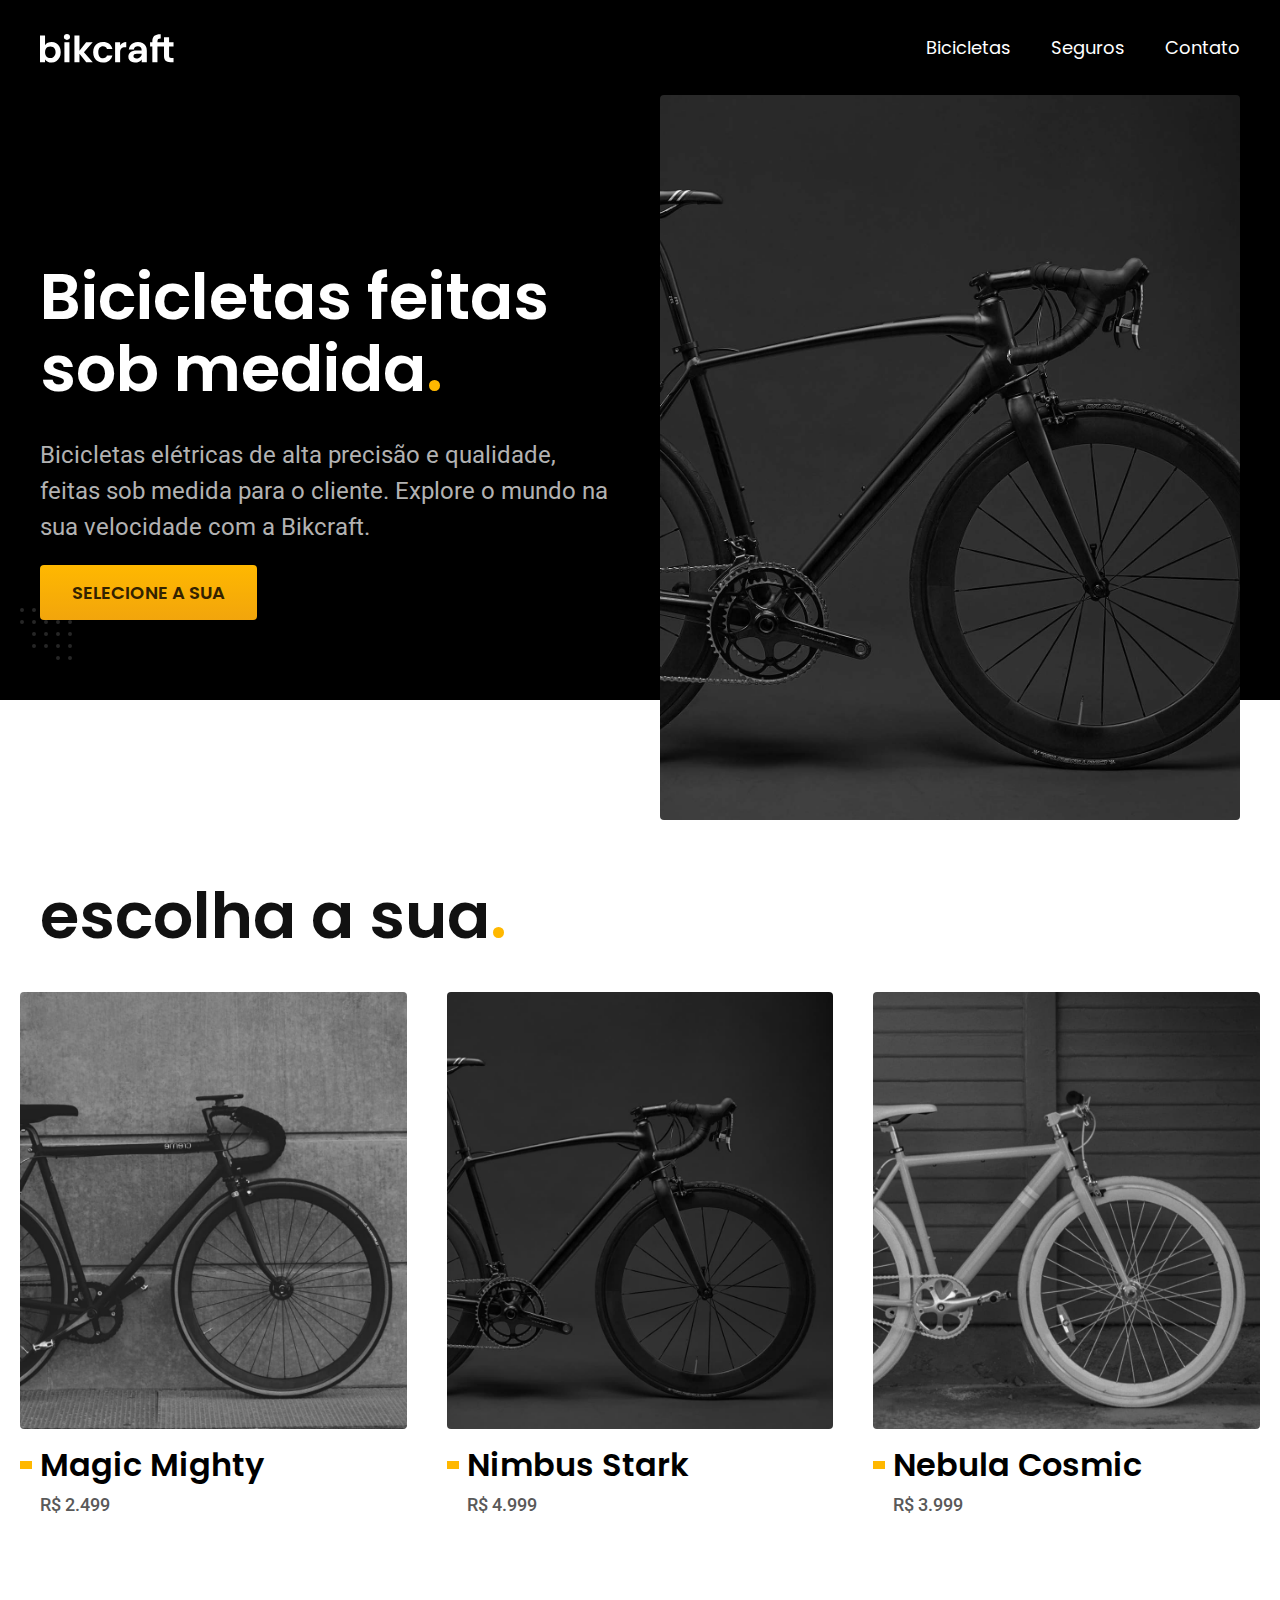
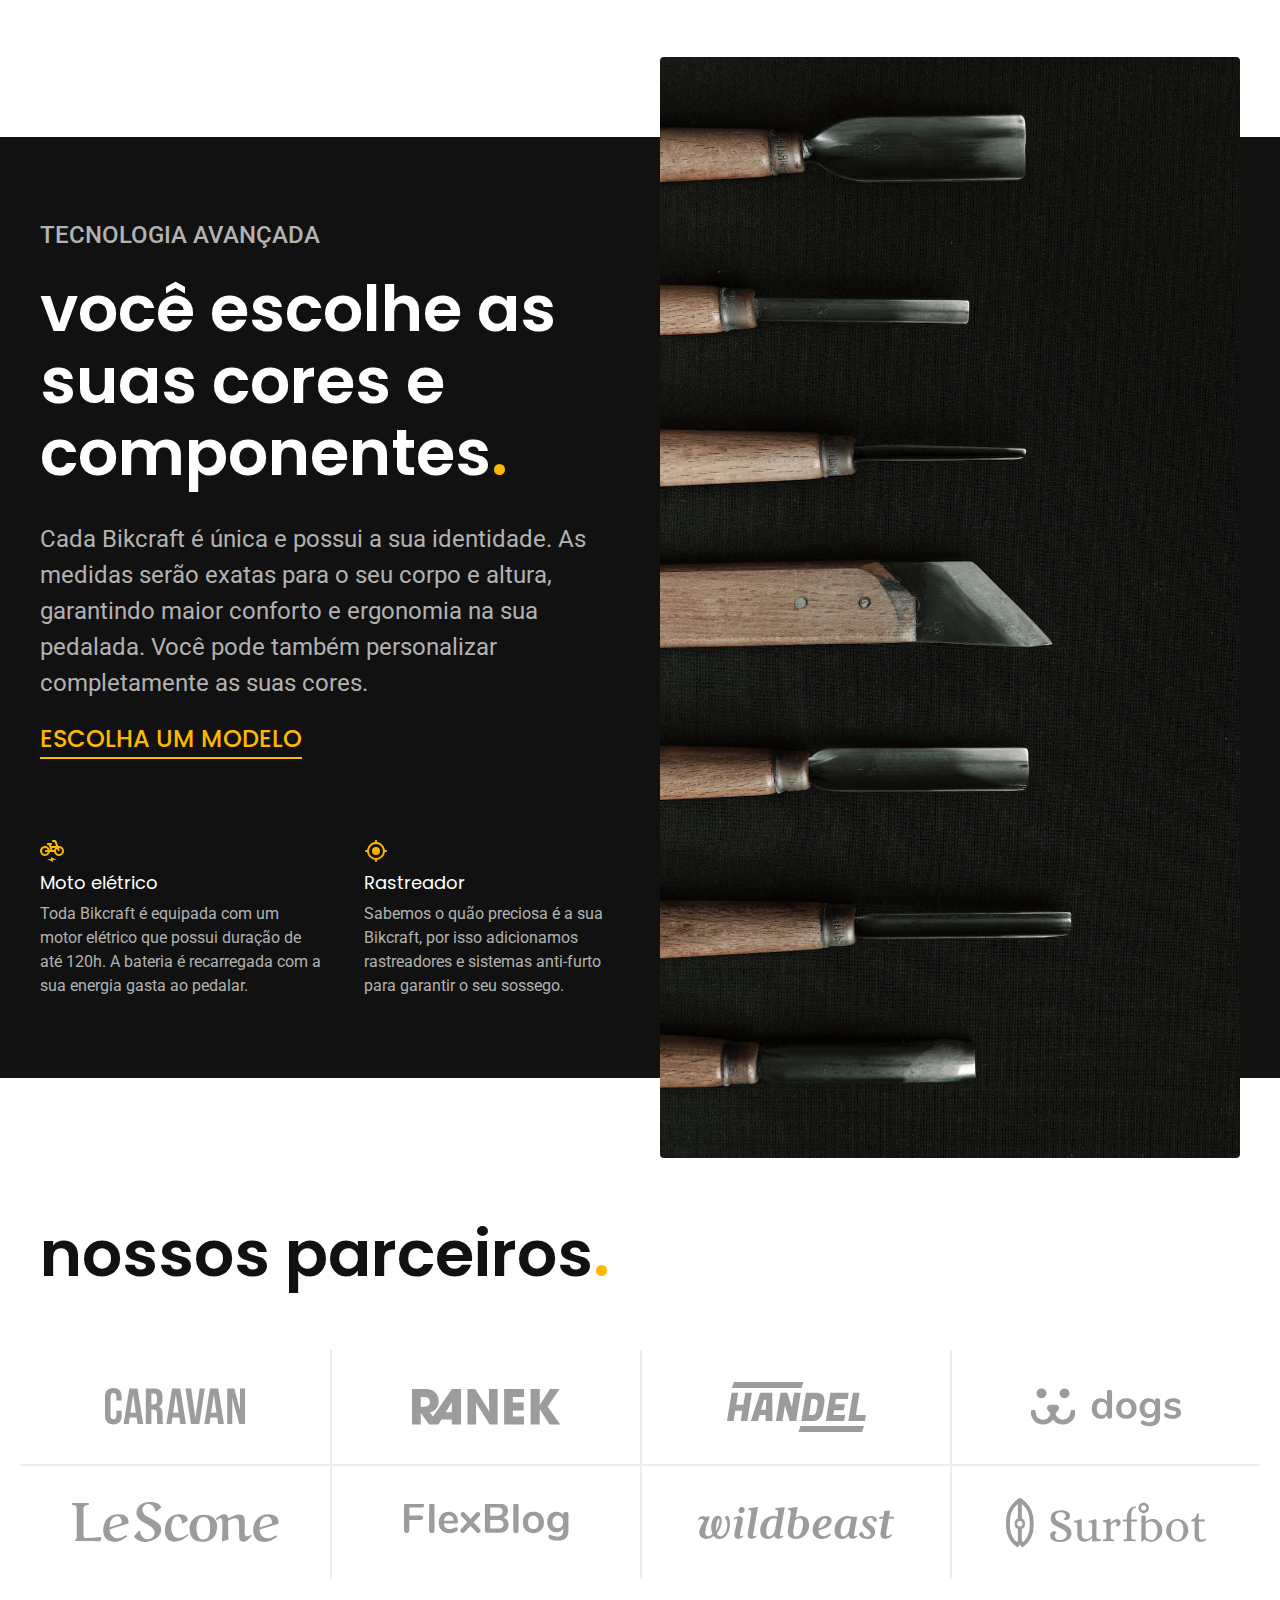
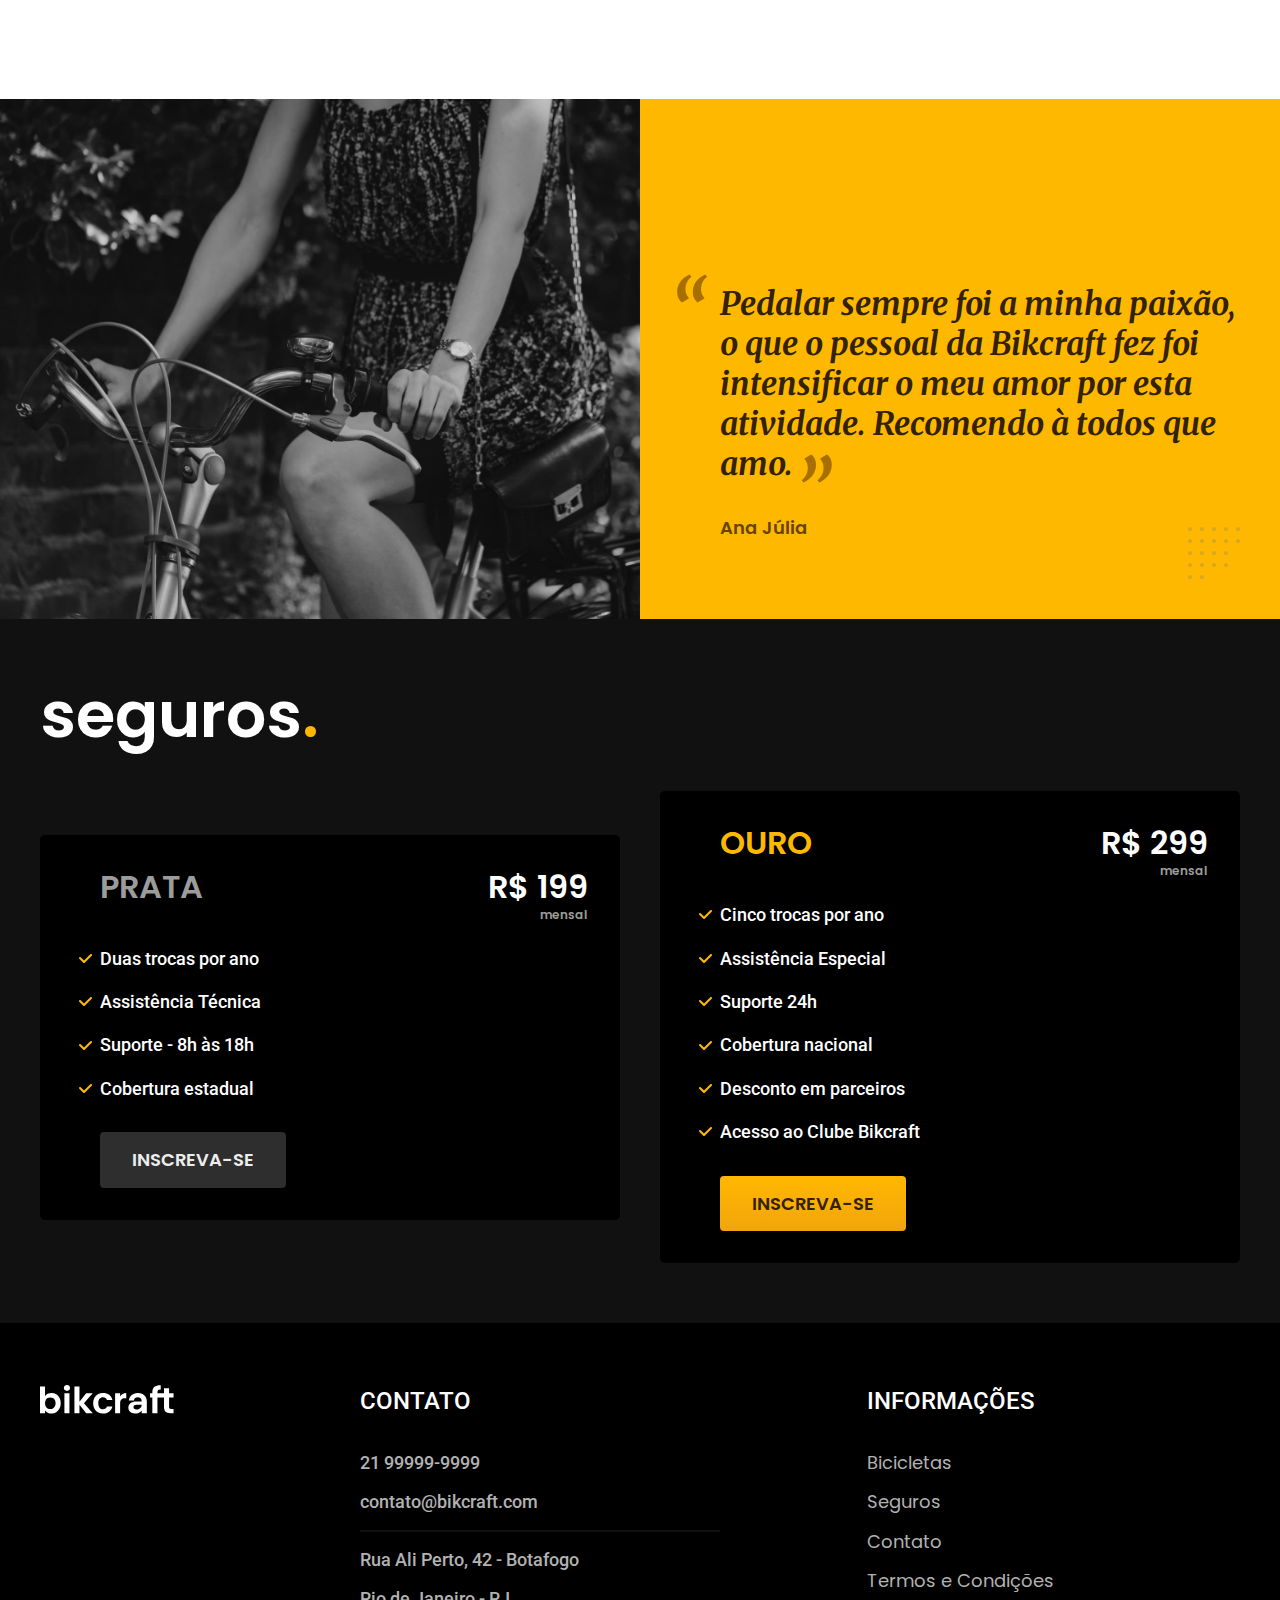
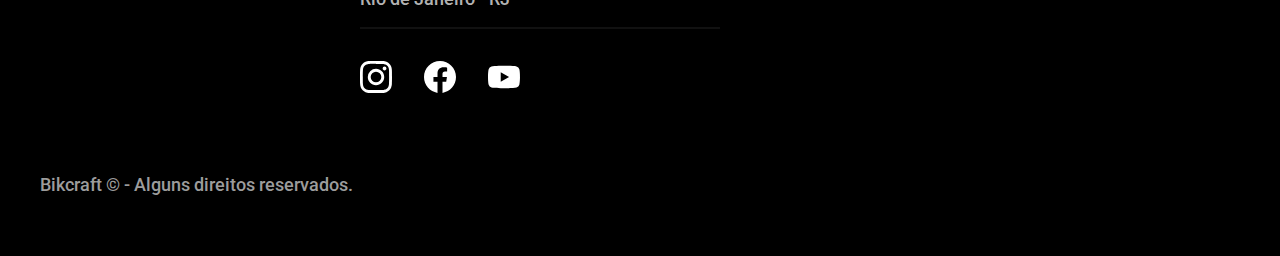
<file: index.html>
<!DOCTYPE html>
<html lang="pt-br">
  <head>
    <meta charset="UTF-8" />
    <meta name="viewport" content="width=device-width, initial-scale=1.0" />
    <title>Bikcraft - Bicicletas Elétricas</title>
    <meta
      name="description"
      content="Bicicletas elétricas de alta precisão e qualidade,  feitas sob medida para o cliente. Explore o mundo na sua velocidade com a Bikcraft."
    />
    <link rel="stylesheet" href="./css/style.css" />
    <link rel="preconnect" href="https://fonts.googleapis.com" />
    <link rel="preconnect" href="https://fonts.gstatic.com" crossorigin />
    <link
      href="https://fonts.googleapis.com/css2?family=Merriweather:ital,wght@1,700&family=Poppins:wght@400;600&family=Roboto:wght@100..900&display=swap"
      rel="stylesheet"
    />
  </head>
  <body>
    <header class="header-bg">
      <div class="container header">
        <a href="./">
          <img src="./img/bikcraft.svg" alt="Bikcraft" />
        </a>
        <nav aria-label="primaria">
          <ul class="header-menu font-1-m support-0">
            <li><a href="./bicicletas.html">Bicicletas</a></li>
            <li><a href="./seguros.html">Seguros</a></li>
            <li><a href="./contato.html">Contato</a></li>
          </ul>
        </nav>
      </div>
    </header>

    <main class="introducao-bg">
      <div class="container introducao">
        <div class="introducao-conteudo">
          <h1 class="font-1-xxl support-0">
            Bicicletas feitas sob medida<span class="primary-color">.</span>
          </h1>
          <p class="font-2-l support-500">
            Bicicletas elétricas de alta precisão e qualidade, feitas sob medida
            para o cliente. Explore o mundo na sua velocidade com a Bikcraft.
          </p>
          <a href="./bicicletas.html" class="btn">Selecione a sua</a>
        </div>
        <div>
          <img
            src="./img/fotos/introducao.jpg"
            alt="Bicicleta elétrica preta"
          />
        </div>
      </div>
    </main>
    <article class="bicicletas-lista">
      <h2 class="container font-1-xxl support-1100">
        escolha a sua<span class="primary-color">.</span>
      </h2>
      <ul>
        <li>
          <a href="./bicicletas/magic.html">
            <img src="./img/bicicletas/magic-home.jpg" alt="Bicicleta preta" />
            <h3 class="font-1-xl">Magic Mighty</h3>
            <span class="font-2-m support-800">R$ 2.499</span>
          </a>
        </li>

        <li>
          <a href="./bicicletas/nimbus.html">
            <img src="./img/bicicletas/nimbus-home.jpg" alt="Bicicleta preta" />
            <h3 class="font-1-xl">Nimbus Stark</h3>
            <span class="font-2-m support-800">R$ 4.999</span>
          </a>
        </li>

        <li>
          <a href="./bicicletas/nebula.html">
            <img src="./img/bicicletas/nebula-home.jpg" alt="Bicicleta preta" />
            <h3 class="font-1-xl">Nebula Cosmic</h3>
            <span class="font-2-m support-800">R$ 3.999</span>
          </a>
        </li>
      </ul>
    </article>
    <article class="tecnologia-bg">
      <div class="tecnologia container">
        <div class="tecnologia-conteudo">
          <span class="font-2-l-b support-500">Tecnologia Avançada</span>
          <h2 class="font-1-xxl support-0">
            você escolhe as suas cores e componentes<span class="primary-color"
              >.</span
            >
          </h2>
          <p class="font-2-l support-500">
            Cada Bikcraft é única e possui a sua identidade. As medidas serão
            exatas para o seu corpo e altura, garantindo maior conforto e
            ergonomia na sua pedalada. Você pode também personalizar
            completamente as suas cores.
          </p>
          <a class="link" href="./bicicletas.html">Escolha um modelo</a>
          <div class="tecnologia-vantagens">
            <div>
              <img src="./img/icones/eletrica.svg" alt="" />
              <h3 class="font-1-m support-0">Moto elétrico</h3>
              <p class="font-2-s support-500">
                Toda Bikcraft é equipada com um motor elétrico que possui
                duração de até 120h. A bateria é recarregada com a sua energia
                gasta ao pedalar.
              </p>
            </div>

            <div>
              <img src="./img/icones/rastreador.svg" alt="" />
              <h3 class="font-1-m support-0">Rastreador</h3>
              <p class="font-2-s support-500">
                Sabemos o quão preciosa é a sua Bikcraft, por isso adicionamos
                rastreadores e sistemas anti-furto para garantir o seu sossego.
              </p>
            </div>
          </div>
        </div>
        <div class="tecnologia-imagem">
          <img src="./img/fotos/tecnologia.jpg" alt="" />
        </div>
      </div>
    </article>

    <section class="parceiros" aria-label="Nossos Parceiros">
      <h2 class="container font-1-xxl support-1100">
        nossos parceiros<span class="primary-color">.</span>
      </h2>
      <ul>
        <li><img src="./img/parceiros/caravan.svg" alt="Caravan" /></li>
        <li><img src="./img/parceiros/ranek.svg" alt="ranek" /></li>
        <li><img src="./img/parceiros/handel.svg" alt="handel" /></li>
        <li><img src="./img/parceiros/dogs.svg" alt="dogs" /></li>
        <li><img src="./img/parceiros/lescone.svg" alt="lescone" /></li>
        <li><img src="./img/parceiros/flexblog.svg" alt="flexblog" /></li>
        <li><img src="./img/parceiros/wildbeast.svg" alt="wildbeast" /></li>
        <li><img src="./img/parceiros/surfbot.svg" alt="surfbot" /></li>
      </ul>
    </section>

    <section class="depoimento" aria-label="Depoimento">
      <div>
        <img
          src="./img/fotos/depoimento.jpg"
          alt="Pessoa pedalando uma bicicleta Bikcraft"
        />
      </div>
      <div class="depoimento-conteudo">
        <blockquote class="font-1-xl primary-400">
          <p>
            Pedalar sempre foi a minha paixão, o que o pessoal da Bikcraft fez
            foi intensificar o meu amor por esta atividade. Recomendo à todos
            que amo.
          </p>
        </blockquote>
        <span class="font-1-m-b primary-300">Ana Júlia</span>
      </div>
    </section>

    <article class="seguros-bg">
      <div class="seguros container">
        <h2 class="font-1-xxl support-0">
          seguros<span class="primary-color">.</span>
        </h2>
        <div class="seguros-item">
          <h3 class="font-1-xl support-600">Prata</h3>
          <span class="font-1-xl support-0"
            >R$ 199 <span class="font-1-xs support-600">mensal</span></span
          >
          <ul class="font-2-m support-0">
            <li>Duas trocas por ano</li>
            <li>Assistência Técnica</li>
            <li>Suporte - 8h às 18h</li>
            <li>Cobertura estadual</li>
          </ul>
          <a class="btn secundario" href="./orcamento.html">Inscreva-se</a>
        </div>

        <div class="seguros-item">
          <h3 class="font-1-xl primary-color">Ouro</h3>
          <span class="font-1-xl support-0"
            >R$ 299 <span class="font-1-xs support-600">mensal</span></span
          >
          <ul class="font-2-m support-0">
            <li>Cinco trocas por ano</li>
            <li>Assistência Especial</li>
            <li>Suporte 24h</li>
            <li>Cobertura nacional</li>
            <li>Desconto em parceiros</li>
            <li>Acesso ao Clube Bikcraft</li>
          </ul>
          <a class="btn" href="./orcamento.html">Inscreva-se</a>
        </div>
      </div>
    </article>
    <footer class="footer-bg">
      <div class="footer container">
        <img src="./img/bikcraft.svg" alt="Bikcraft" />
        <div class="footer-contato">
          <h3 class="font-2-l-b support-0">Contato</h3>
          <ul class="font-2-m support-500">
            <li><a href="tel:+55219999-9999">21 99999-9999</a></li>
            <li>
              <a href="mailto:contato@bikcraft.com">contato@bikcraft.com</a>
            </li>
            <li>Rua Ali Perto, 42 - Botafogo</li>
            <li>Rio de Janeiro - RJ</li>
          </ul>
          <div class="footer-redes">
            <a href="./"
              ><img src="./img/redes/instagram.svg" alt="Instagram"
            /></a>
            <a href="./"
              ><img src="./img/redes/facebook.svg" alt="Facebook"
            /></a>
            <a href="./"><img src="./img/redes/youtube.svg" alt="Youtube" /></a>
          </div>
        </div>
        <div class="footer-informacoes">
          <h3 class="font-2-l-b support-0">Informações</h3>
          <nav>
            <ul class="font-1-m support-500">
              <li><a href="./bicicletas.html">Bicicletas</a></li>
              <li><a href="./seguros.html">Seguros</a></li>
              <li><a href="./contato.html">Contato</a></li>
              <li><a href="./termos.html">Termos e Condições</a></li>
            </ul>
          </nav>
        </div>
        <p class="footer-copy font-2-m support-600">
          Bikcraft © - Alguns direitos reservados.
        </p>
      </div>
    </footer>
  </body>
</html>
</file>
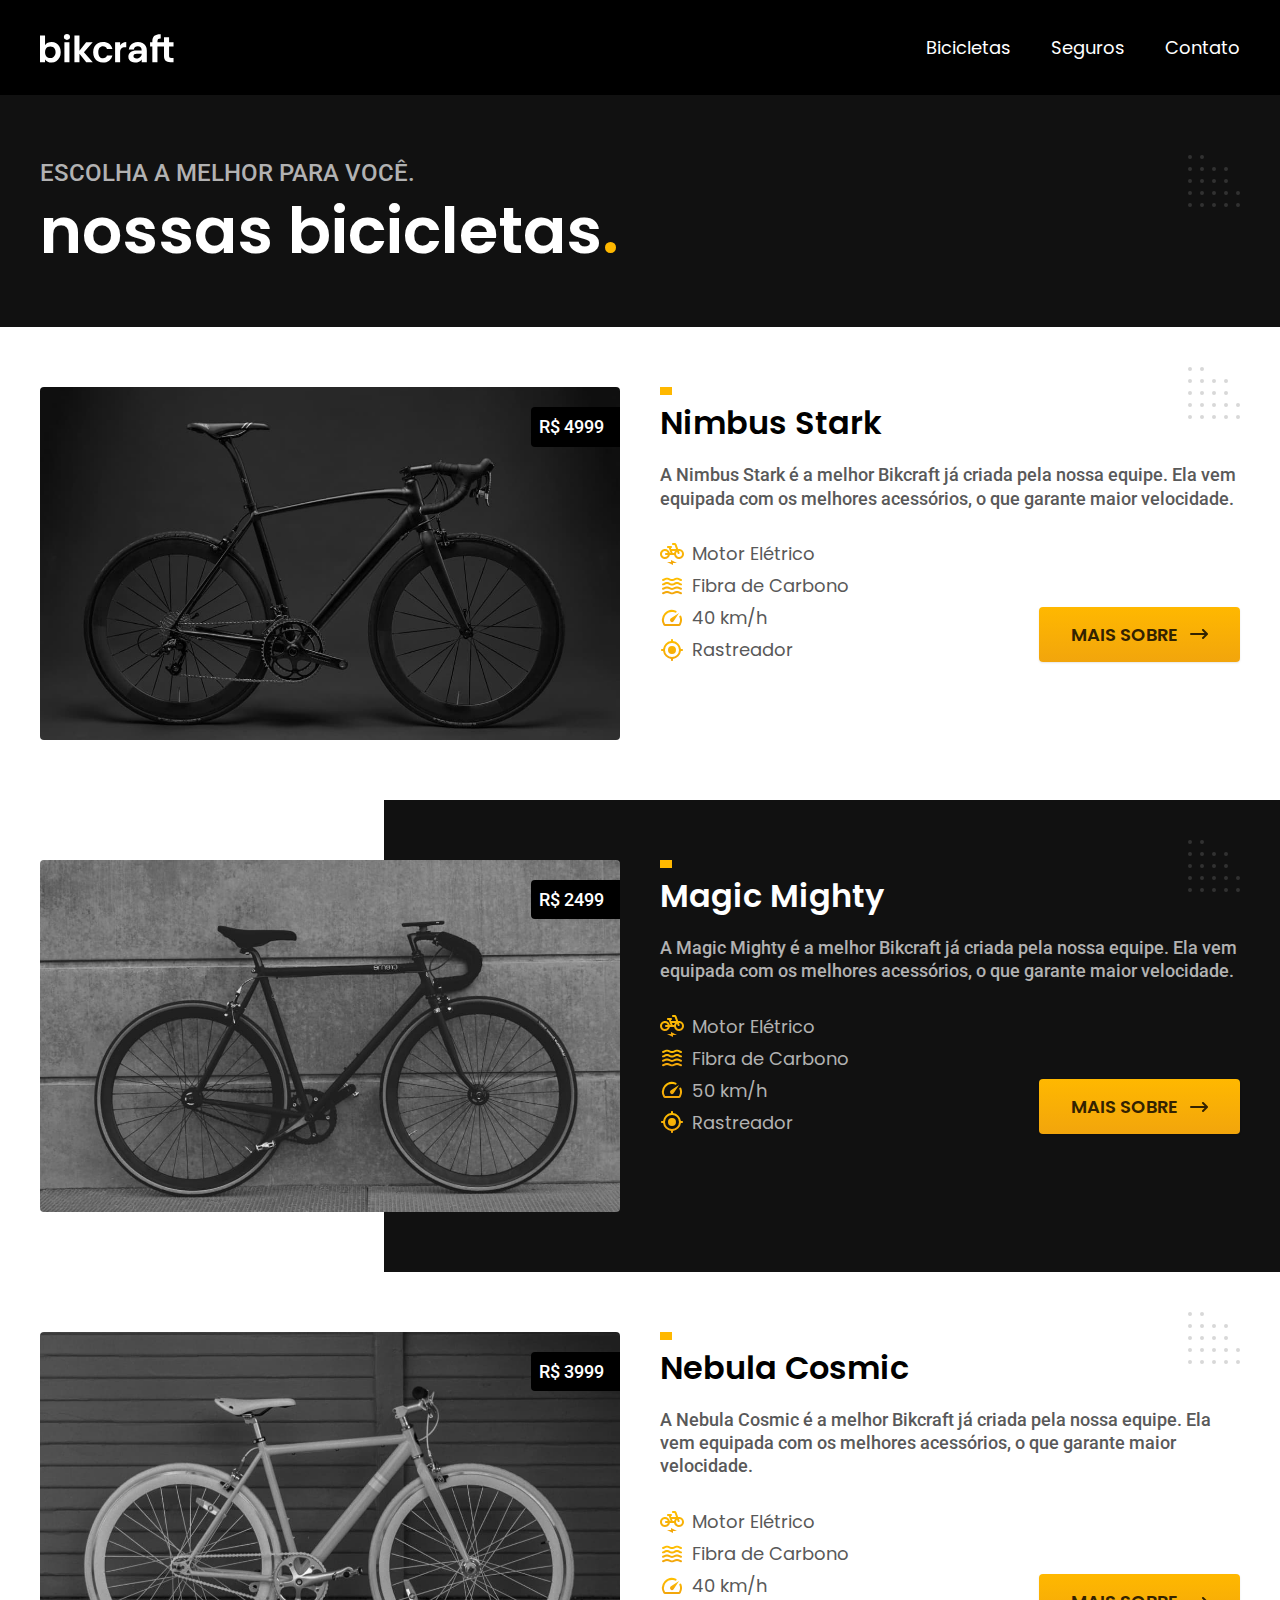
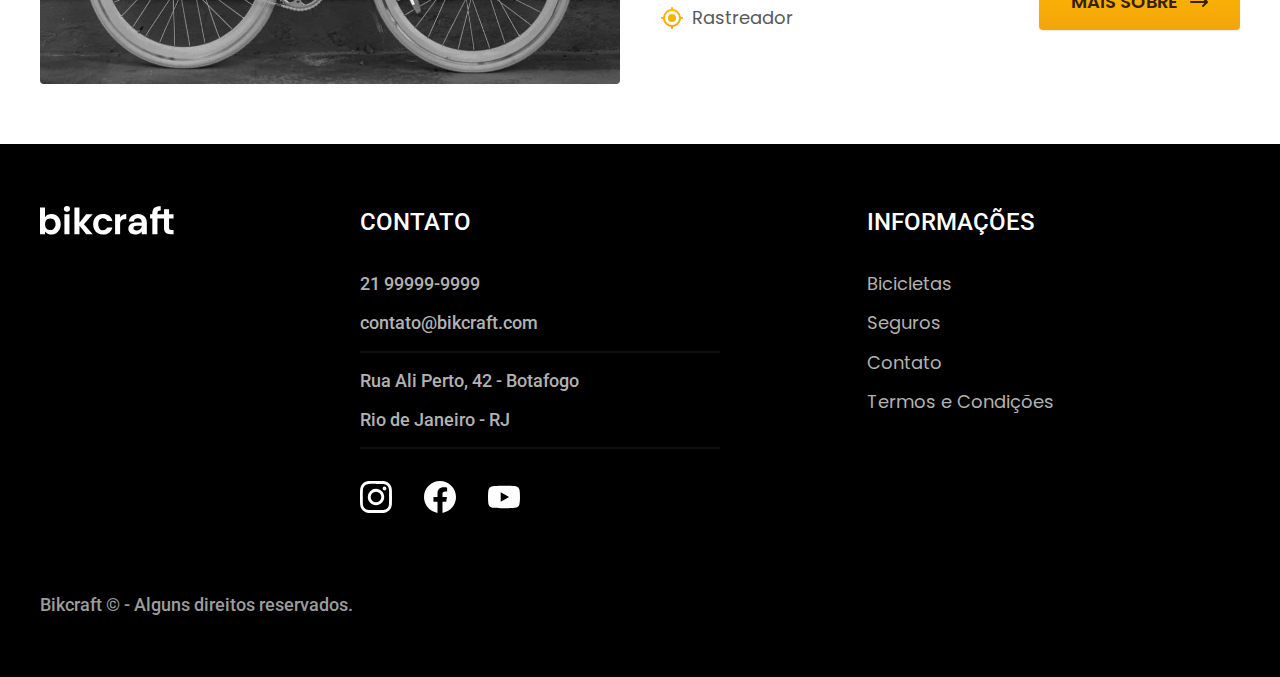
<file: bicicletas.html>
<!DOCTYPE html>
<html lang="pt-br">
  <head>
    <meta charset="UTF-8" />
    <meta name="viewport" content="width=device-width, initial-scale=1.0" />
    <title>Bicicletas | Bikcraft</title>
    <meta name="description" content="Termos e condições." />
    <link rel="stylesheet" href="./css/style.css" />
    <link rel="preconnect" href="https://fonts.googleapis.com" />
    <link rel="preconnect" href="https://fonts.gstatic.com" crossorigin />
    <link
      href="https://fonts.googleapis.com/css2?family=Merriweather:ital,wght@1,700&family=Poppins:wght@400;600&family=Roboto:wght@100..900&display=swap"
      rel="stylesheet"
    />
  </head>
  <body id="bicicletas">
    <header class="header-bg">
      <div class="container header">
        <a href="./">
          <img src="./img/bikcraft.svg" alt="Bikcraft" />
        </a>
        <nav aria-label="primaria">
          <ul class="header-menu font-1-m support-0">
            <li><a href="./bicicletas.html">Bicicletas</a></li>
            <li><a href="./seguros.html">Seguros</a></li>
            <li><a href="./contato.html">Contato</a></li>
          </ul>
        </nav>
      </div>
    </header>

    <main>
      <div class="titulo-bg">
        <div class="titulo container">
          <p class="font-2-l-b support-500">Escolha a melhor para você.</p>
          <h1 class="font-1-xxl support-0">
            nossas bicicletas<span class="primary-color">.</span>
          </h1>
        </div>
      </div>

      <div class="bicicletas container">
        <div class="bicicletas-imagem">
          <img src="./img/bicicletas/nimbus.jpg" alt="Bicicleta preta" />
          <span class="font-2-m support-0">R$ 4999</span>
        </div>
        <div class="bicicletas-conteudo">
          <h2 class="font-1-xl">Nimbus Stark</h2>
          <p class="font-2-m support-800">
            A Nimbus Stark é a melhor Bikcraft já criada pela nossa equipe. Ela
            vem equipada com os melhores acessórios, o que garante maior
            velocidade.
          </p>
          <ul class="font-1-m support-800">
            <li>
              <img src="./img/icones/eletrica.svg" alt="" /> Motor Elétrico
            </li>

            <li>
              <img src="./img/icones/carbono.svg" alt="" /> Fibra de Carbono
            </li>

            <li><img src="./img/icones/velocidade.svg" alt="" /> 40 km/h</li>

            <li><img src="./img/icones/rastreador.svg" alt="" /> Rastreador</li>
          </ul>
          <a class="btn seta" href="./bicicletas/nimbus.html">Mais sobre</a>
        </div>
      </div>

      <div class="bicicletas-bg">
        <div class="bicicletas container">
          <div class="bicicletas-imagem">
            <img src="./img/bicicletas/magic.jpg" alt="Bicicleta preta" />
            <span class="font-2-m support-0">R$ 2499</span>
          </div>
          <div class="bicicletas-conteudo">
            <h2 class="font-1-xl support-0">Magic Mighty</h2>
            <p class="font-2-m support-500">
              A Magic Mighty é a melhor Bikcraft já criada pela nossa equipe.
              Ela vem equipada com os melhores acessórios, o que garante maior
              velocidade.
            </p>
            <ul class="font-1-m support-500">
              <li>
                <img src="./img/icones/eletrica.svg" alt="" /> Motor Elétrico
              </li>

              <li>
                <img src="./img/icones/carbono.svg" alt="" /> Fibra de Carbono
              </li>

              <li><img src="./img/icones/velocidade.svg" alt="" /> 50 km/h</li>

              <li>
                <img src="./img/icones/rastreador.svg" alt="" /> Rastreador
              </li>
            </ul>
            <a class="btn seta" href="./bicicletas/magic.html"">Mais sobre</a>
          </div>
        </div>
      </div>

        <div class="bicicletas container">
          <div class="bicicletas-imagem">
            <img src="./img/bicicletas/nebula.jpg" alt="Bicicleta preta" />
            <span class="font-2-m support-0">R$ 3999</span>
          </div>
          <div class="bicicletas-conteudo">
            <h2 class="font-1-xl">Nebula Cosmic</h2>
            <p class="font-2-m support-800">
              A Nebula Cosmic é a melhor Bikcraft já criada pela nossa equipe.
              Ela vem equipada com os melhores acessórios, o que garante maior
              velocidade.
            </p>
            <ul class="font-1-m support-800">
              <li>
                <img src="./img/icones/eletrica.svg" alt="" /> Motor Elétrico
              </li>

              <li>
                <img src="./img/icones/carbono.svg" alt="" /> Fibra de Carbono
              </li>

              <li><img src="./img/icones/velocidade.svg" alt="" /> 40 km/h</li>

              <li>
                <img src="./img/icones/rastreador.svg" alt="" /> Rastreador
              </li>
            </ul>
            <a class="btn seta" href="./bicicletas/nebula.html">Mais sobre</a>
          </div>
        </div>
      </div>
    </main>

    <footer class="footer-bg">
      <div class="footer container">
        <img src="./img/bikcraft.svg" alt="Bikcraft" />
        <div class="footer-contato">
          <h3 class="font-2-l-b support-0">Contato</h3>
          <ul class="font-2-m support-500">
            <li><a href="tel:+55219999-9999">21 99999-9999</a></li>
            <li>
              <a href="mailto:contato@bikcraft.com">contato@bikcraft.com</a>
            </li>
            <li>Rua Ali Perto, 42 - Botafogo</li>
            <li>Rio de Janeiro - RJ</li>
          </ul>
          <div class="footer-redes">
            <a href="./"
              ><img src="./img/redes/instagram.svg" alt="Instagram"
            /></a>
            <a href="./"
              ><img src="./img/redes/facebook.svg" alt="Facebook"
            /></a>
            <a href="./"><img src="./img/redes/youtube.svg" alt="Youtube" /></a>
          </div>
        </div>
        <div class="footer-informacoes">
          <h3 class="font-2-l-b support-0">Informações</h3>
          <nav>
            <ul class="font-1-m support-500">
              <li><a href="./bicicletas.html">Bicicletas</a></li>
              <li><a href="./seguros.html">Seguros</a></li>
              <li><a href="./contato.html">Contato</a></li>
              <li><a href="./termos.html">Termos e Condições</a></li>
            </ul>
          </nav>
        </div>
        <p class="footer-copy font-2-m support-600">
          Bikcraft © - Alguns direitos reservados.
        </p>
      </div>
    </footer>
  </body>
</html>
</file>
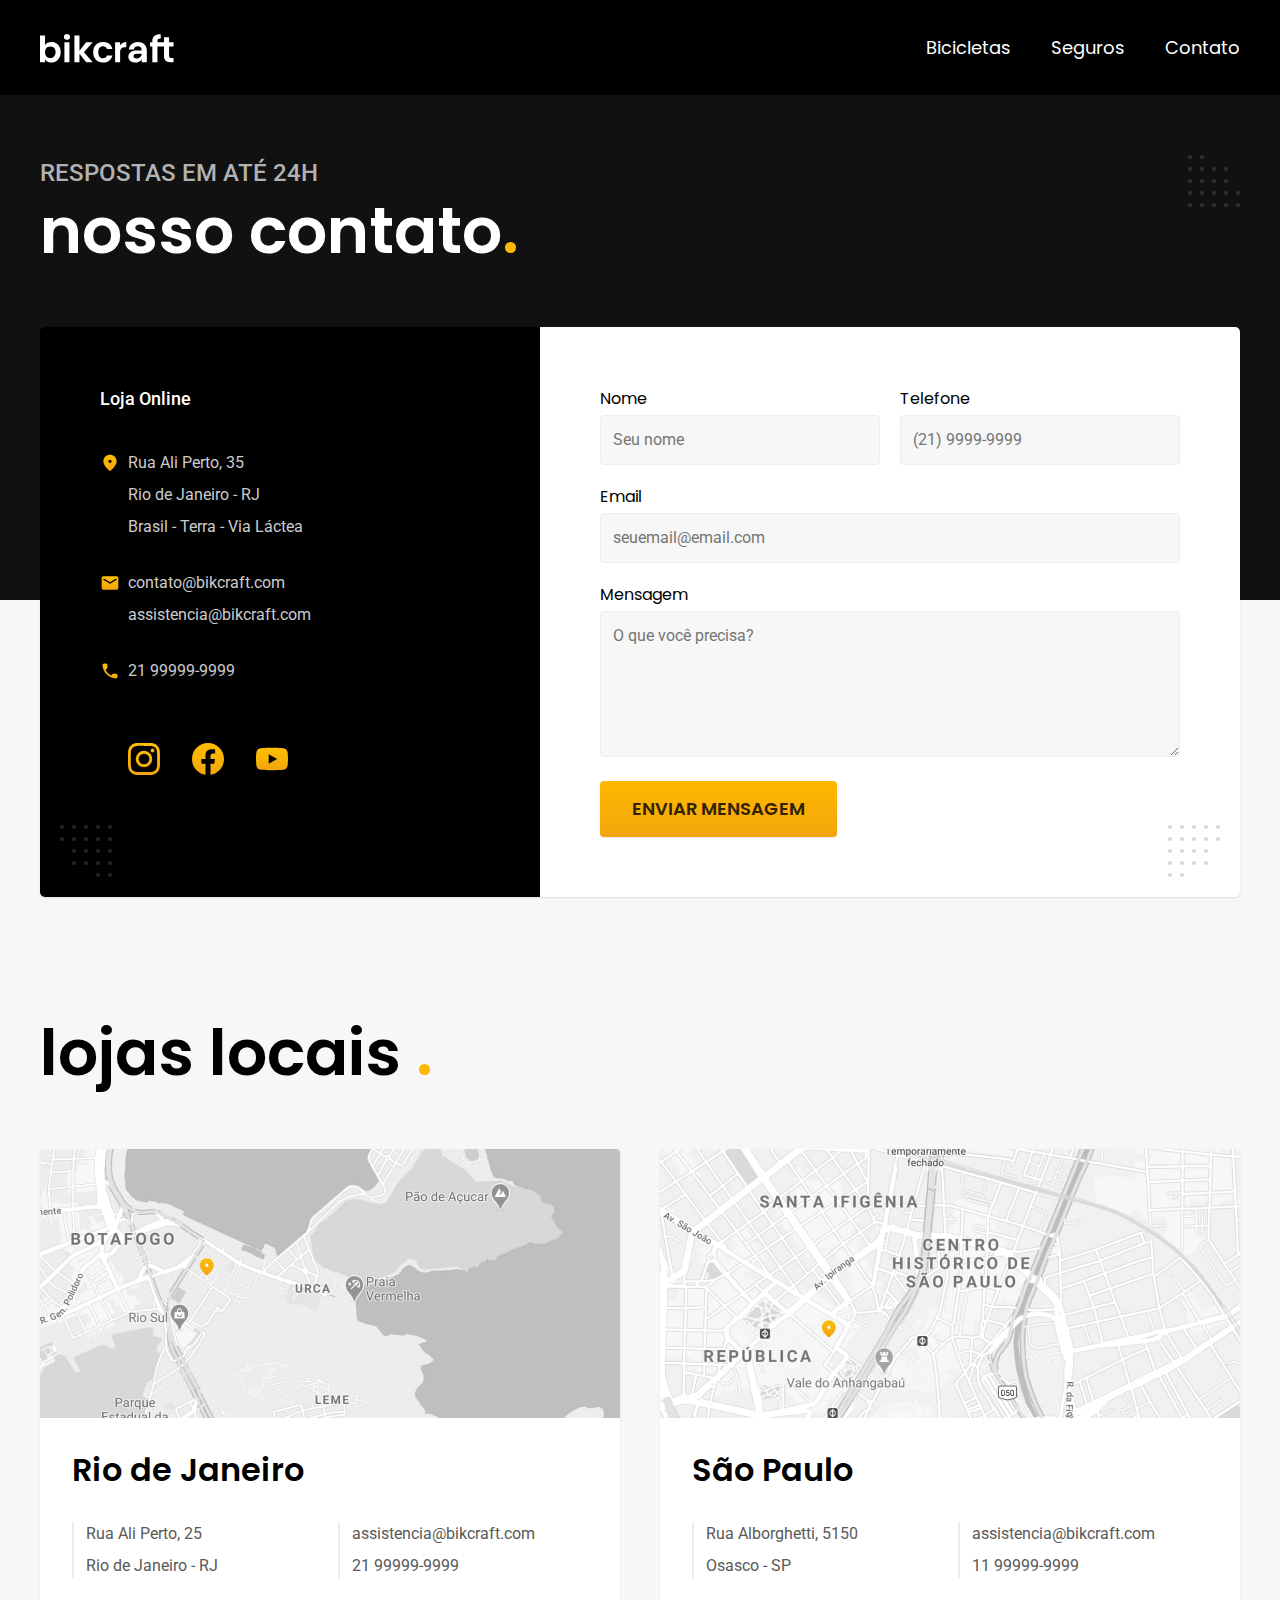
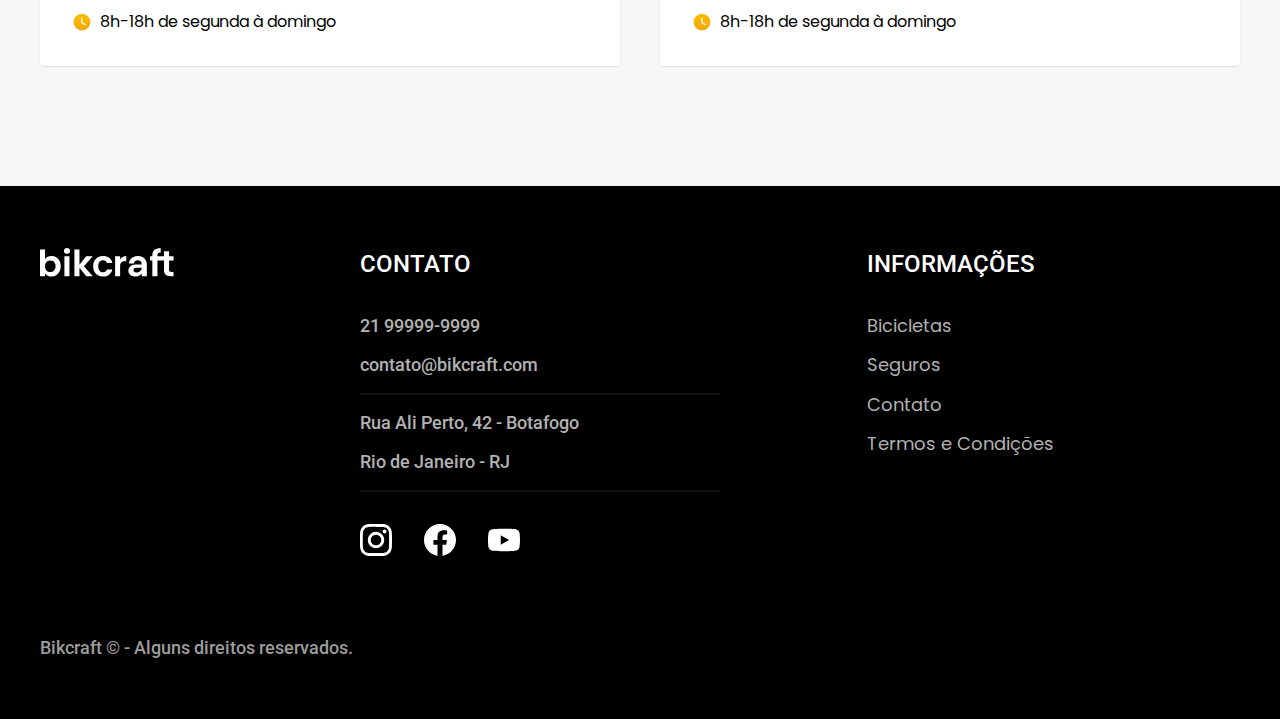
<file: contato.html>
<!DOCTYPE html>
<html lang="pt-br">
  <head>
    <meta charset="UTF-8" />
    <meta name="viewport" content="width=device-width, initial-scale=1.0" />
    <title>Contato | Bikcraft</title>
    <meta name="description" content="Contato" />
    <link rel="stylesheet" href="./css/style.css" />
    <link rel="preconnect" href="https://fonts.googleapis.com" />
    <link rel="preconnect" href="https://fonts.gstatic.com" crossorigin />
    <link
      href="https://fonts.googleapis.com/css2?family=Merriweather:ital,wght@1,700&family=Poppins:wght@400;600&family=Roboto:wght@100..900&display=swap"
      rel="stylesheet"
    />
  </head>
  <body id="contato">
    <header class="header-bg">
      <div class="container header">
        <a href="./">
          <img src="./img/bikcraft.svg" alt="Bikcraft" />
        </a>
        <nav aria-label="primaria">
          <ul class="header-menu font-1-m support-0">
            <li><a href="./bicicletas.html">Bicicletas</a></li>
            <li><a href="./seguros.html">Seguros</a></li>
            <li><a href="./contato.html">Contato</a></li>
          </ul>
        </nav>
      </div>
    </header>

    <main>
      <div class="titulo-bg">
        <div class="titulo container">
          <p class="font-2-l-b support-500">Respostas em até 24h</p>
          <h1 class="font-1-xxl support-0">
            nosso contato<span class="primary-color">.</span>
          </h1>
        </div>
      </div>

      <div class="contato container">
        <section aria-label="Endereço" class="contato-dados">
          <h2 class="font-2-m support-0">Loja Online</h2>
          <div class="contato-endereco font-2-s support-400">
            <p>Rua Ali Perto, 35</p>
            <p>Rio de Janeiro - RJ</p>
            <p>Brasil - Terra - Via Láctea</p>
          </div>

          <address class="contato-meios font-2-s support-400">
            <a href="mailto:contato@bikcraft.com">contato@bikcraft.com</a>
            <a href="mailto:assistencia@bikcraft.com"
              >assistencia@bikcraft.com</a
            >
            <a href="tel:+55219999-9999">21 99999-9999</a>
          </address>

          <div class="contato-redes">
            <a href="./"
              ><img src="./img/redes/instagram-p.svg" alt="Instagram"
            /></a>
            <a href="./"
              ><img src="./img/redes/facebook-p.svg" alt="Facebook"
            /></a>
            <a href="./"
              ><img src="./img/redes/youtube-p.svg" alt="Youtube"
            /></a>
          </div>
        </section>

        <section aria-label="Formulário" class="contato-formulario">
          <form class="form" action="./contato.html">
            <div>
              <label for="nome">Nome</label>
              <input type="text" id="nome" name="nome" placeholder="Seu nome" />
            </div>

            <div>
              <label for="telefone">Telefone</label>
              <input
                type="text"
                id="telefone"
                name="telefone"
                placeholder="(21) 9999-9999"
              />
            </div>

            <div class="col-2">
              <label for="email">Email</label>
              <input
                type="email"
                id="email"
                name="email"
                placeholder="seuemail@email.com"
              />
            </div>

            <div class="col-2">
              <label for="mensagem">Mensagem</label>
              <textarea
                rows="5"
                id="mensagem"
                name="mensagem"
                placeholder="O que você precisa?"
              ></textarea>
            </div>
            <button class="btn col-2">Enviar mensagem</button>
          </form>
        </section>
      </div>
    </main>

    <article class="lojas container">
      <h2 class="font-1-xxl">
        lojas locais <span class="primary-color">.</span>
      </h2>
      <div class="lojas-item">
        <img
          src="./img/lojas/rj.jpg"
          alt="mapa marcando o endereço em Rua Ali Perto, 25 - Rio de Janeiro - RJ"
        />
        <div class="lojas-conteudo">
          <h3 class="font-1-xl">Rio de Janeiro</h3>
          <div class="lojas-dados font-2-s support-800">
            <p>Rua Ali Perto, 25</p>
            <p>Rio de Janeiro - RJ</p>
          </div>
          <div class="lojas-dados font-2-s support-800">
            <a href="mailto:assistencia@bikcraft.com"
              >assistencia@bikcraft.com</a
            >
            <a href="tel:+55219999-9999">21 99999-9999</a>
          </div>
          <p class="lojas-horario font-1-s">
            <img src="./img/icones/horario.svg" alt="" />8h-18h de segunda à
            domingo
          </p>
        </div>
      </div>

      <div class="lojas-item">
        <img
          src="./img/lojas/sp.jpg"
          alt="mapa marcando o endereço em Rua Alborghetti, 5150 - Osasco - SP"
        />
        <div class="lojas-conteudo">
          <h3 class="font-1-xl">São Paulo</h3>

          <div class="lojas-dados font-2-s support-800">
            <p>Rua Alborghetti, 5150</p>
            <p>Osasco - SP</p>
          </div>
          <div class="lojas-dados font-2-s support-800">
            <a href="mailto:assistencia@bikcraft.com"
              >assistencia@bikcraft.com</a
            >
            <a href="tel:+55119999-9999">11 99999-9999</a>
          </div>
          <p class="lojas-horario font-1-s">
            <img src="./img/icones/horario.svg" alt="" />8h-18h de segunda à
            domingo
          </p>
        </div>
      </div>
    </article>

    <footer class="footer-bg">
      <div class="footer container">
        <img src="./img/bikcraft.svg" alt="Bikcraft" />
        <div class="footer-contato">
          <h3 class="font-2-l-b support-0">Contato</h3>
          <ul class="font-2-m support-500">
            <li><a href="tel:+55219999-9999">21 99999-9999</a></li>
            <li>
              <a href="mailto:contato@bikcraft.com">contato@bikcraft.com</a>
            </li>
            <li>Rua Ali Perto, 42 - Botafogo</li>
            <li>Rio de Janeiro - RJ</li>
          </ul>
          <div class="footer-redes">
            <a href="./"
              ><img src="./img/redes/instagram.svg" alt="Instagram"
            /></a>
            <a href="./"
              ><img src="./img/redes/facebook.svg" alt="Facebook"
            /></a>
            <a href="./"><img src="./img/redes/youtube.svg" alt="Youtube" /></a>
          </div>
        </div>
        <div class="footer-informacoes">
          <h3 class="font-2-l-b support-0">Informações</h3>
          <nav>
            <ul class="font-1-m support-500">
              <li><a href="./bicicletas.html">Bicicletas</a></li>
              <li><a href="./seguros.html">Seguros</a></li>
              <li><a href="./contato.html">Contato</a></li>
              <li><a href="./termos.html">Termos e Condições</a></li>
            </ul>
          </nav>
        </div>
        <p class="footer-copy font-2-m support-600">
          Bikcraft © - Alguns direitos reservados.
        </p>
      </div>
    </footer>
  </body>
</html>
</file>
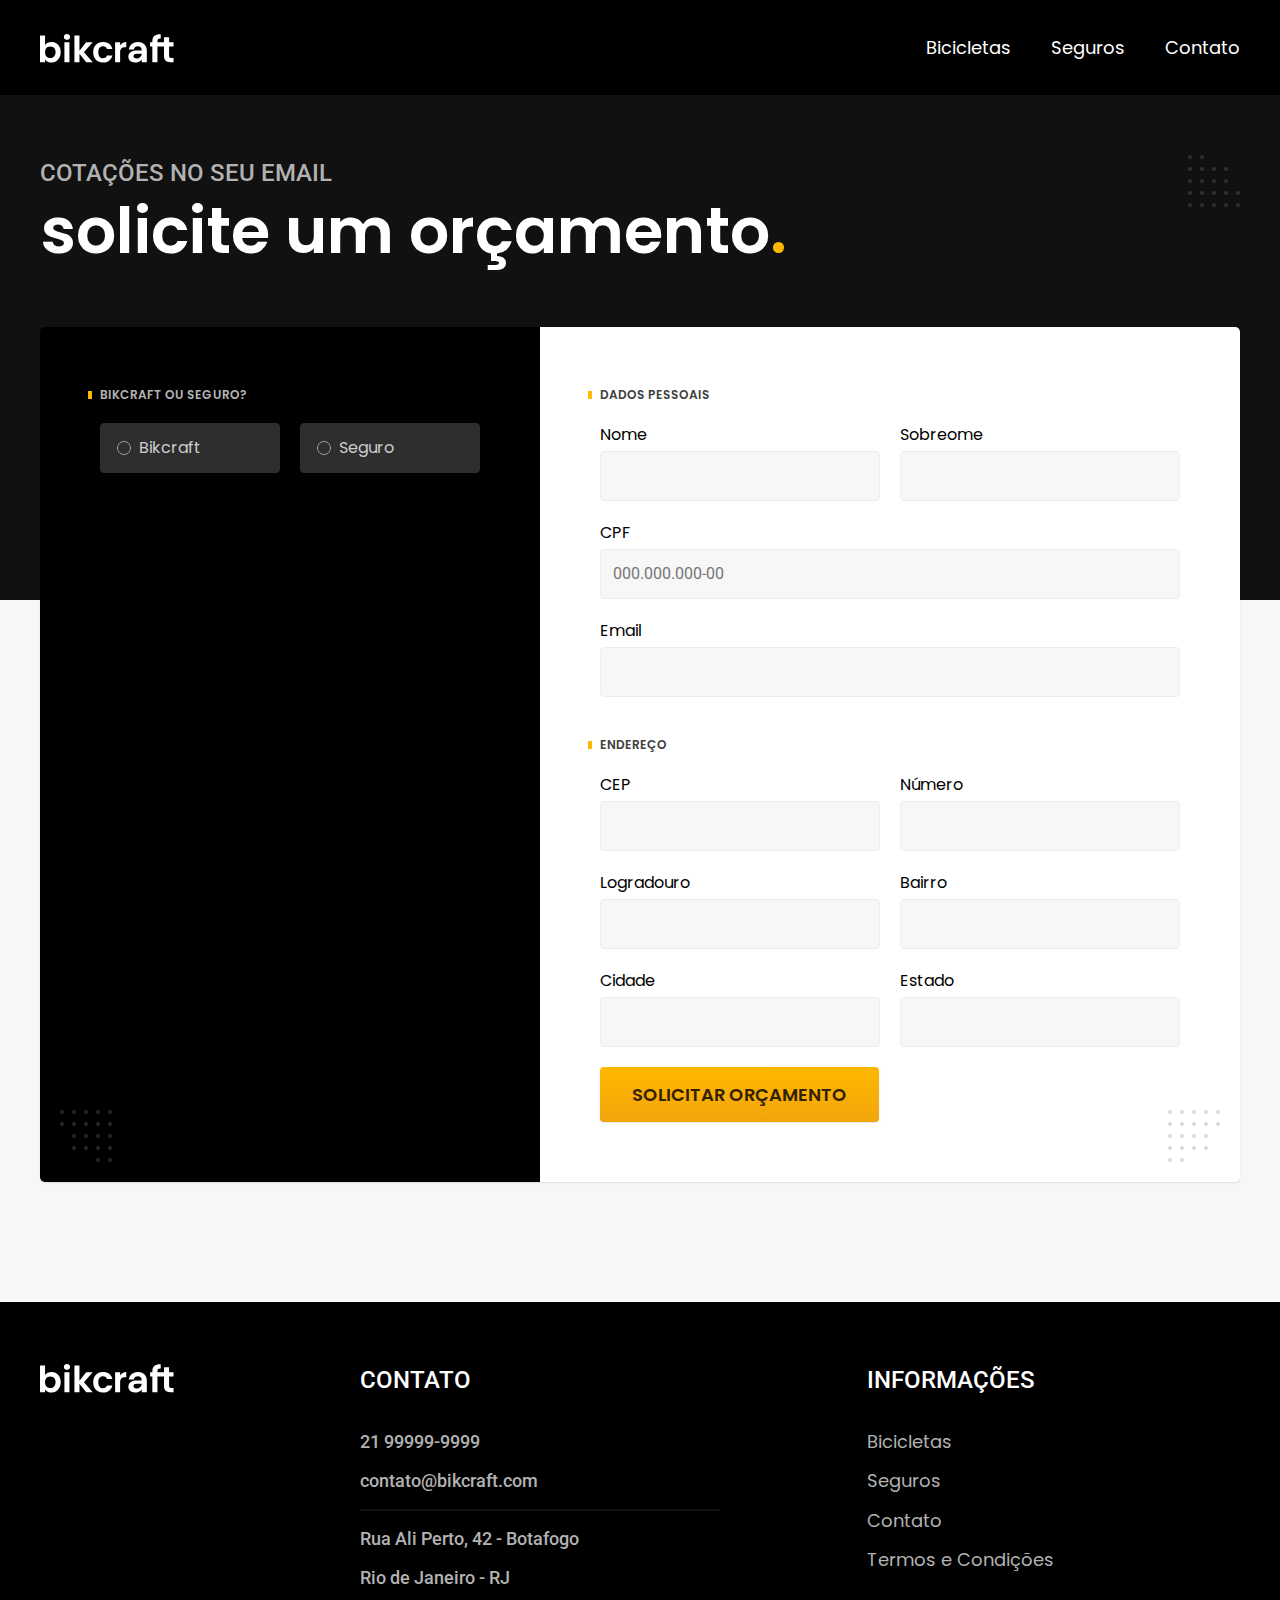
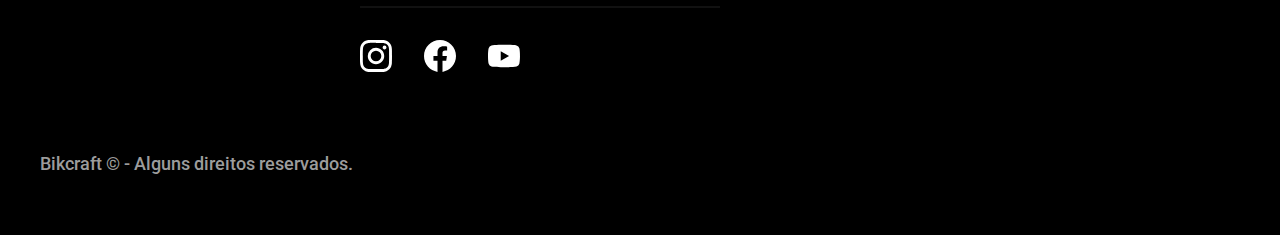
<file: orcamento.html>
<!DOCTYPE html>
<html lang="pt-br">
  <head>
    <meta charset="UTF-8" />
    <meta name="viewport" content="width=device-width, initial-scale=1.0" />
    <title>Orçamento | Bikcraft</title>
    <meta name="description" content="Orçamento." />
    <link rel="stylesheet" href="./css/style.css" />
    <link rel="preconnect" href="https://fonts.googleapis.com" />
    <link rel="preconnect" href="https://fonts.gstatic.com" crossorigin />
    <link
      href="https://fonts.googleapis.com/css2?family=Merriweather:ital,wght@1,700&family=Poppins:wght@400;600&family=Roboto:wght@100..900&display=swap"
      rel="stylesheet"
    />
  </head>
  <body id="orcamento">
    <header class="header-bg">
      <div class="container header">
        <a href="./">
          <img src="./img/bikcraft.svg" alt="Bikcraft" />
        </a>
        <nav aria-label="primaria">
          <ul class="header-menu font-1-m support-0">
            <li><a href="./bicicletas.html">Bicicletas</a></li>
            <li><a href="./seguros.html">Seguros</a></li>
            <li><a href="./contato.html">Contato</a></li>
          </ul>
        </nav>
      </div>
    </header>

    <main>
      <div class="titulo-bg">
        <div class="titulo container">
          <p class="font-2-l-b support-500">Cotações no seu email</p>
          <h1 class="font-1-xxl support-0">
            solicite um orçamento<span class="primary-color">.</span>
          </h1>
        </div>
      </div>

      <form class="orcamento container" action="./">
        <div class="orcamento-produto">
          <h2 class="font-1-xs support-500">Bikcraft ou Seguro?</h2>

          <input type="radio" name="tipo" value="bikcraft" id="bikcraft" />
          <label for="bikcraft">Bikcraft</label>

          <input type="radio" name="tipo" value="seguro" id="seguro" />
          <label for="seguro">Seguro</label>

          <div class="orcamento-conteudo" id="orcamento-bikcraft">
            <h2 class="font-1-xs support-500">Escolha a sua</h2>

            <input type="radio" name="produto" value="nimbus" id="nimbus" />
            <label for="nimbus">Nimbus Stark <span>R$ 4999</span></label>
            <div class="orcamento-detalhes">
              <ul class="font-1-xs support-800">
                <li>
                  <img src="./img/icones/eletrica.svg" alt="" />Motor Elétrico
                </li>
                <li>
                  <img src="./img/icones/carbono.svg" alt="" />Fibra de Carbono
                </li>
                <li><img src="./img/icones/velocidade.svg" alt="" />50 km/h</li>
                <li>
                  <img src="./img/icones/rastreador.svg" alt="" />Rastreador
                </li>
              </ul>
              <img src="./img/bicicletas/nimbus.jpg" alt="Bicicleta preta" />
            </div>

            <input type="radio" name="produto" value="magic" id="magic" />
            <label for="magic">Magic Might <span>R$ 2400</span></label>
            <div class="orcamento-detalhes">
              <ul class="font-1-xs support-800">
                <li>
                  <img src="./img/icones/eletrica.svg" alt="" />Motor Elétrico
                </li>
                <li>
                  <img src="./img/icones/carbono.svg" alt="" />Fibra de Carbono
                </li>
                <li><img src="./img/icones/velocidade.svg" alt="" />45 km/h</li>
                <li>
                  <img src="./img/icones/rastreador.svg" alt="" />Rastreador
                </li>
              </ul>
              <img src="./img/bicicletas/magic.jpg" alt="Bicicleta preta" />
            </div>

            <input type="radio" name="produto" value="nebula" id="nebula" />
            <label for="nebula">Nebula Cosmic <span>R$ 3999</span></label>
            <div class="orcamento-detalhes">
              <ul class="font-1-xs support-800">
                <li>
                  <img src="./img/icones/eletrica.svg" alt="" />Motor Elétrico
                </li>
                <li>
                  <img src="./img/icones/carbono.svg" alt="" />Fibra de Carbono
                </li>
                <li><img src="./img/icones/velocidade.svg" alt="" />40 km/h</li>
                <li>
                  <img src="./img/icones/rastreador.svg" alt="" />Rastreador
                </li>
              </ul>
              <img src="./img/bicicletas/nebula.jpg" alt="Bicicleta branca" />
            </div>
          </div>

          <div class="orcamento-conteudo" id="orcamento-seguro">
            <h2 class="font-1-xs support-500">Escolha o plano</h2>

            <input type="radio" name="produto" value="prata" id="prata" />
            <label for="prata">Prata <span>R$ 199</span></label>

            <input type="radio" name="produto" value="ouro" id="ouro" />
            <label for="ouro">Ouro<span>R$ 299</span></label>
          </div>
        </div>

        <div class="orcamento-dados form">
          <h2 class="font-1-xs support-900 col-2">Dados pessoais</h2>
          <div>
            <label for="nome">Nome</label>
            <input type="text" id="nome" name="nome" />
          </div>

          <div>
            <label for="sobrenome">Sobreome</label>
            <input type="text" id="sobrenome" name="sobrenome" />
          </div>

          <div class="col-2">
            <label for="cpf">CPF</label>
            <input
              type="text"
              id="cpf"
              name="cpf"
              placeholder="000.000.000-00"
            />
          </div>

          <div class="col-2">
            <label for="email">Email</label>
            <input type="email" id="email" name="email" />
          </div>

          <h2 class="font-1-xs support-900 col-2">Endereço</h2>

          <div>
            <label for="cep">CEP</label>
            <input type="text" id="cep" name="cep" />
          </div>

          <div>
            <label for="numero">Número</label>
            <input type="text" id="numero" name="numero" />
          </div>

          <div>
            <label for="logradouro">Logradouro</label>
            <input type="text" id="logradouro" name="logradouro" />
          </div>

          <div>
            <label for="bairro">Bairro</label>
            <input type="text" id="bairro" name="bairro" />
          </div>

          <div>
            <label for="cidade">Cidade</label>
            <input type="text" id="cidade" name="cidade" />
          </div>

          <div>
            <label for="estado">Estado</label>
            <input type="text" id="estado" name="estado" />
          </div>

          <button class="btn col-2">Solicitar orçamento</button>
        </div>
      </form>
    </main>

    <footer class="footer-bg">
      <div class="footer container">
        <img src="./img/bikcraft.svg" alt="Bikcraft" />
        <div class="footer-contato">
          <h3 class="font-2-l-b support-0">Contato</h3>
          <ul class="font-2-m support-500">
            <li><a href="tel:+55219999-9999">21 99999-9999</a></li>
            <li>
              <a href="mailto:contato@bikcraft.com">contato@bikcraft.com</a>
            </li>
            <li>Rua Ali Perto, 42 - Botafogo</li>
            <li>Rio de Janeiro - RJ</li>
          </ul>
          <div class="footer-redes">
            <a href="./"
              ><img src="./img/redes/instagram.svg" alt="Instagram"
            /></a>
            <a href="./"
              ><img src="./img/redes/facebook.svg" alt="Facebook"
            /></a>
            <a href="./"><img src="./img/redes/youtube.svg" alt="Youtube" /></a>
          </div>
        </div>
        <div class="footer-informacoes">
          <h3 class="font-2-l-b support-0">Informações</h3>
          <nav>
            <ul class="font-1-m support-500">
              <li><a href="./bicicletas.html">Bicicletas</a></li>
              <li><a href="./seguros.html">Seguros</a></li>
              <li><a href="./contato.html">Contato</a></li>
              <li><a href="./termos.html">Termos e Condições</a></li>
            </ul>
          </nav>
        </div>
        <p class="footer-copy font-2-m support-600">
          Bikcraft © - Alguns direitos reservados.
        </p>
      </div>
    </footer>
  </body>
</html>
</file>
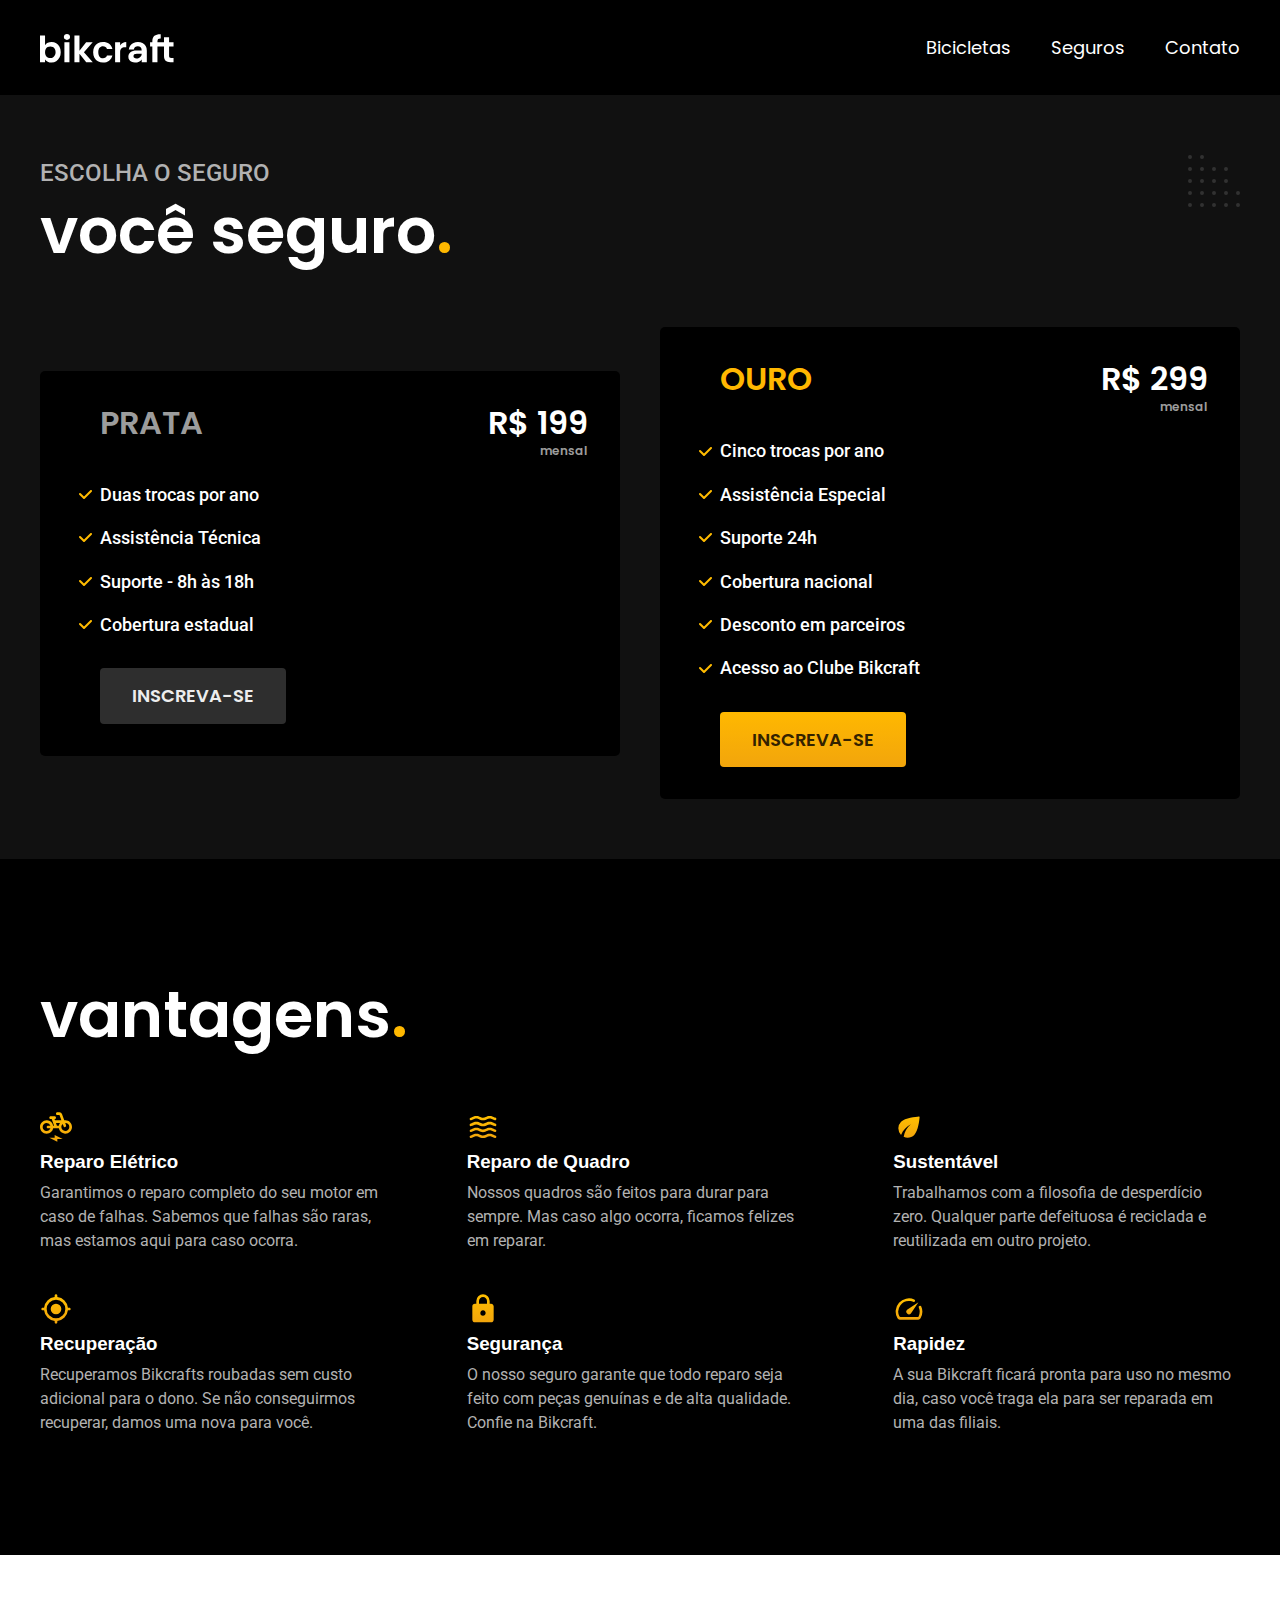
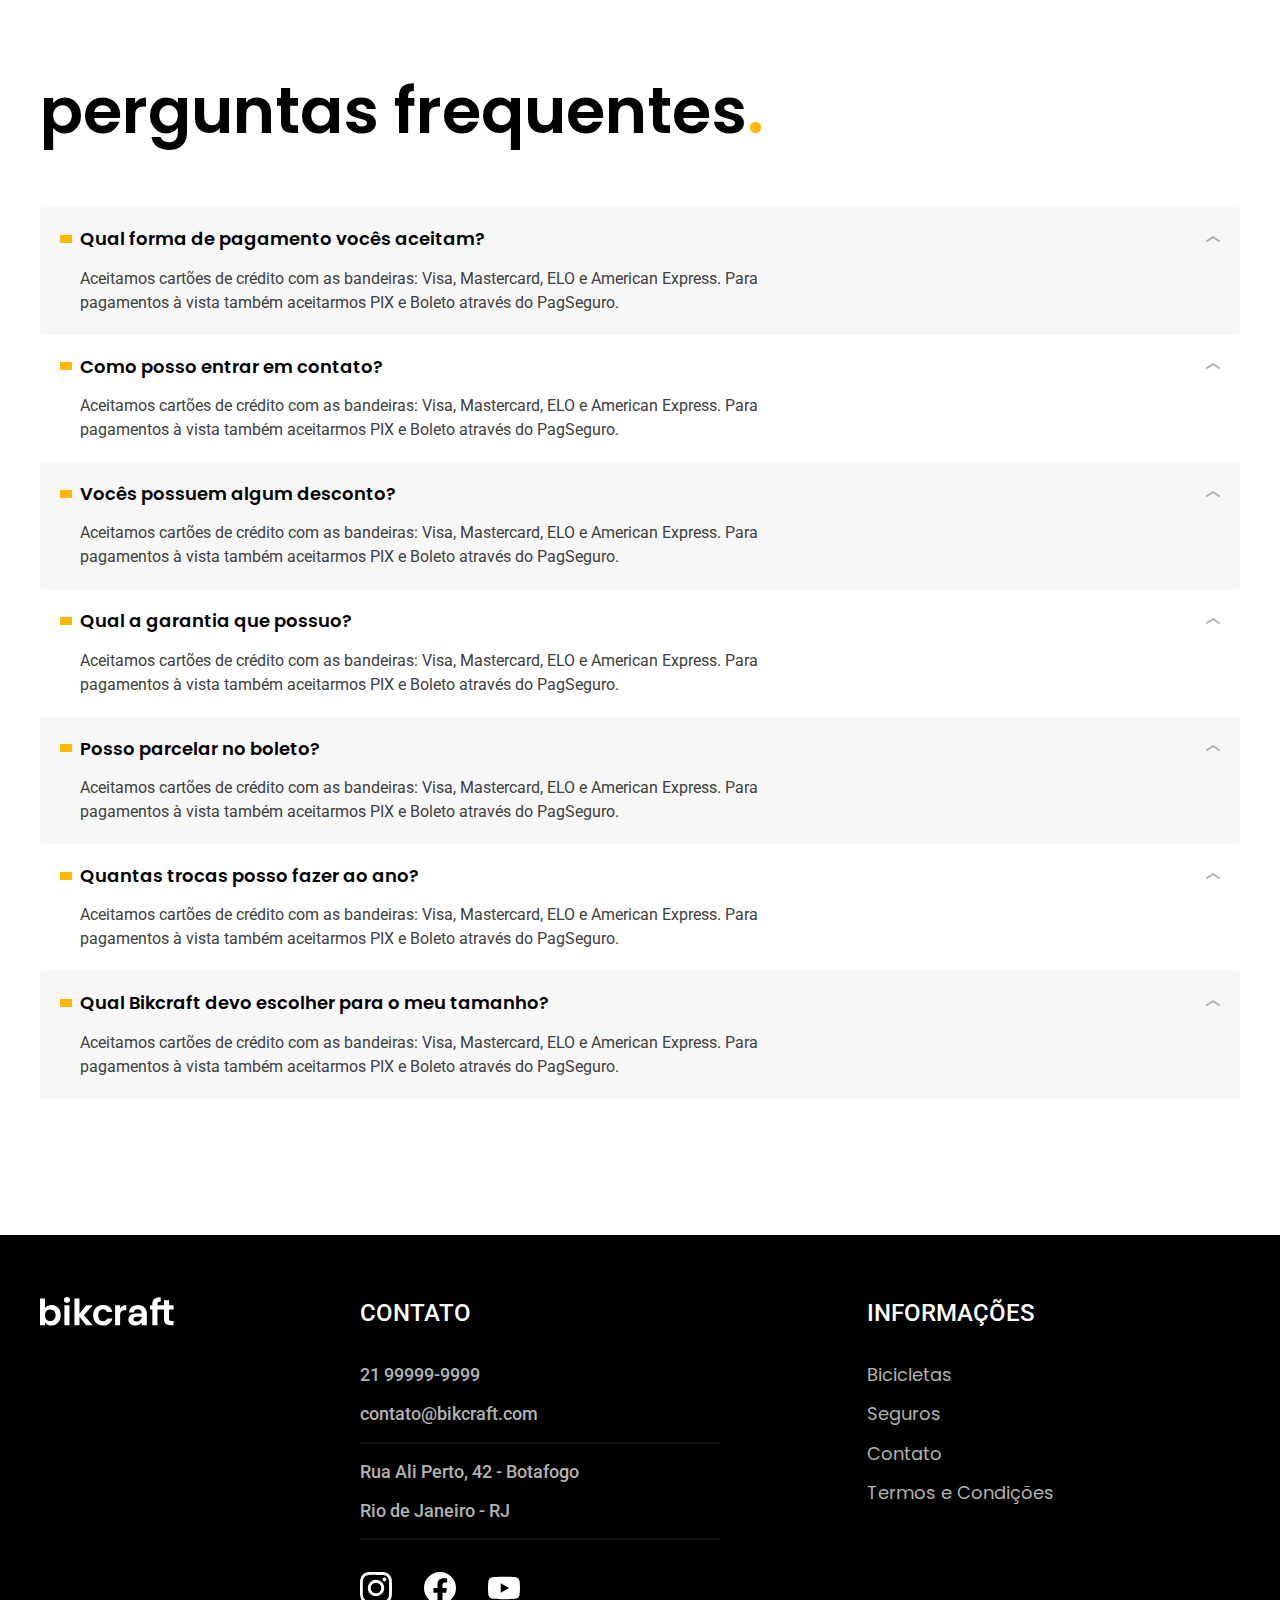
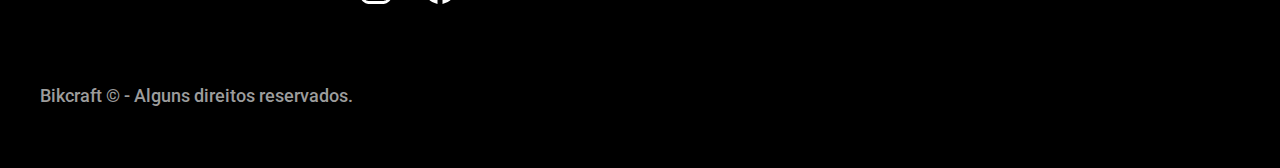
<file: seguros.html>
<!DOCTYPE html>
<html lang="pt-br">
  <head>
    <meta charset="UTF-8" />
    <meta name="viewport" content="width=device-width, initial-scale=1.0" />
    <title>Seguros | Bikcraft</title>
    <meta name="description" content="Seguros" />
    <link rel="stylesheet" href="./css/style.css" />
    <link rel="preconnect" href="https://fonts.googleapis.com" />
    <link rel="preconnect" href="https://fonts.gstatic.com" crossorigin />
    <link
      href="https://fonts.googleapis.com/css2?family=Merriweather:ital,wght@1,700&family=Poppins:wght@400;600&family=Roboto:wght@100..900&display=swap"
      rel="stylesheet"
    />
  </head>
  <body id="seguros">
    <header class="header-bg">
      <div class="container header">
        <a href="./">
          <img src="./img/bikcraft.svg" alt="Bikcraft" />
        </a>
        <nav aria-label="primaria">
          <ul class="header-menu font-1-m support-0">
            <li><a href="./bicicletas.html">Bicicletas</a></li>
            <li><a href="./seguros.html">Seguros</a></li>
            <li><a href="./contato.html">Contato</a></li>
          </ul>
        </nav>
      </div>
    </header>

    <main class="seguros-bg">
      <div class="titulo-bg">
        <div class="titulo container">
          <p class="font-2-l-b support-500">Escolha o seguro</p>
          <h1 class="font-1-xxl support-0">
            você seguro<span class="primary-color">.</span>
          </h1>
        </div>
      </div>

      <div class="seguros container">
        <div class="seguros-item">
          <h3 class="font-1-xl support-600">Prata</h3>
          <span class="font-1-xl support-0"
            >R$ 199 <span class="font-1-xs support-600">mensal</span></span
          >
          <ul class="font-2-m support-0">
            <li>Duas trocas por ano</li>
            <li>Assistência Técnica</li>
            <li>Suporte - 8h às 18h</li>
            <li>Cobertura estadual</li>
          </ul>
          <a class="btn secundario" href="./orcamento.html">Inscreva-se</a>
        </div>

        <div class="seguros-item">
          <h3 class="font-1-xl primary-color">Ouro</h3>
          <span class="font-1-xl support-0"
            >R$ 299 <span class="font-1-xs support-600">mensal</span></span
          >
          <ul class="font-2-m support-0">
            <li>Cinco trocas por ano</li>
            <li>Assistência Especial</li>
            <li>Suporte 24h</li>
            <li>Cobertura nacional</li>
            <li>Desconto em parceiros</li>
            <li>Acesso ao Clube Bikcraft</li>
          </ul>
          <a class="btn" href="./orcamento.html">Inscreva-se</a>
        </div>
      </div>
    </main>

    <article class="vantagens-bg">
      <div class="vantagens container">
        <h2 class="font-1-xxl support-0">
          vantagens<span class="primary-color">.</span>
        </h2>
        <ul>
          <li>
            <img src="./img/icones/eletrica.svg" alt="" />
            <h3 class="foint-1-l support-0">Reparo Elétrico</h3>
            <p class="font-2-s support-500">
              Garantimos o reparo completo do seu motor em caso de falhas.
              Sabemos que falhas são raras, mas estamos aqui para caso ocorra.
            </p>
          </li>

          <li>
            <img src="./img/icones/carbono.svg" alt="" />
            <h3 class="foint-1-l support-0">Reparo de Quadro</h3>
            <p class="font-2-s support-500">
              Nossos quadros são feitos para durar para sempre. Mas caso algo
              ocorra, ficamos felizes em reparar.
            </p>
          </li>

          <li>
            <img src="./img/icones/sustentavel.svg" alt="" />
            <h3 class="foint-1-l support-0">Sustentável</h3>
            <p class="font-2-s support-500">
              Trabalhamos com a filosofia de desperdício zero. Qualquer parte
              defeituosa é reciclada e reutilizada em outro projeto.
            </p>
          </li>

          <li>
            <img src="./img/icones/rastreador.svg" alt="" />
            <h3 class="foint-1-l support-0">Recuperação</h3>
            <p class="font-2-s support-500">
              Recuperamos Bikcrafts roubadas sem custo adicional para o dono. Se
              não conseguirmos recuperar, damos uma nova para você.
            </p>
          </li>

          <li>
            <img src="./img/icones/seguro.svg" alt="" />
            <h3 class="foint-1-l support-0">Segurança</h3>
            <p class="font-2-s support-500">
              O nosso seguro garante que todo reparo seja feito com peças
              genuínas e de alta qualidade. Confie na Bikcraft.
            </p>
          </li>

          <li>
            <img src="./img/icones/velocidade.svg" alt="" />
            <h3 class="foint-1-l support-0">Rapidez</h3>
            <p class="font-2-s support-500">
              A sua Bikcraft ficará pronta para uso no mesmo dia, caso você
              traga ela para ser reparada em uma das filiais.
            </p>
          </li>
        </ul>
      </div>
    </article>

    <article class="perguntas container">
      <h2 class="font-1-xxl">
        perguntas frequentes<span class="primary-color">.</span>
      </h2>
      <dl>
        <div>
          <dt class="font-1-m-b">Qual forma de pagamento vocês aceitam?</dt>
          <dd class="font-2-s support-900">
            Aceitamos cartões de crédito com as bandeiras: Visa, Mastercard, ELO
            e American Express. Para pagamentos à vista também aceitarmos PIX e
            Boleto através do PagSeguro.
          </dd>
        </div>

        <div>
          <dt class="font-1-m-b">Como posso entrar em contato?</dt>
          <dd class="font-2-s support-900">
            Aceitamos cartões de crédito com as bandeiras: Visa, Mastercard, ELO
            e American Express. Para pagamentos à vista também aceitarmos PIX e
            Boleto através do PagSeguro.
          </dd>
        </div>

        <div>
          <dt class="font-1-m-b">Vocês possuem algum desconto?</dt>
          <dd class="font-2-s support-900">
            Aceitamos cartões de crédito com as bandeiras: Visa, Mastercard, ELO
            e American Express. Para pagamentos à vista também aceitarmos PIX e
            Boleto através do PagSeguro.
          </dd>
        </div>

        <div>
          <dt class="font-1-m-b">Qual a garantia que possuo?</dt>
          <dd class="font-2-s support-900">
            Aceitamos cartões de crédito com as bandeiras: Visa, Mastercard, ELO
            e American Express. Para pagamentos à vista também aceitarmos PIX e
            Boleto através do PagSeguro.
          </dd>
        </div>

        <div>
          <dt class="font-1-m-b">Posso parcelar no boleto?</dt>
          <dd class="font-2-s support-900">
            Aceitamos cartões de crédito com as bandeiras: Visa, Mastercard, ELO
            e American Express. Para pagamentos à vista também aceitarmos PIX e
            Boleto através do PagSeguro.
          </dd>
        </div>

        <div>
          <dt class="font-1-m-b">Quantas trocas posso fazer ao ano?</dt>
          <dd class="font-2-s support-900">
            Aceitamos cartões de crédito com as bandeiras: Visa, Mastercard, ELO
            e American Express. Para pagamentos à vista também aceitarmos PIX e
            Boleto através do PagSeguro.
          </dd>
        </div>

        <div>
          <dt class="font-1-m-b">
            Qual Bikcraft devo escolher para o meu tamanho?
          </dt>
          <dd class="font-2-s support-900">
            Aceitamos cartões de crédito com as bandeiras: Visa, Mastercard, ELO
            e American Express. Para pagamentos à vista também aceitarmos PIX e
            Boleto através do PagSeguro.
          </dd>
        </div>
      </dl>
    </article>

    <footer class="footer-bg">
      <div class="footer container">
        <img src="./img/bikcraft.svg" alt="Bikcraft" />
        <div class="footer-contato">
          <h3 class="font-2-l-b support-0">Contato</h3>
          <ul class="font-2-m support-500">
            <li><a href="tel:+55219999-9999">21 99999-9999</a></li>
            <li>
              <a href="mailto:contato@bikcraft.com">contato@bikcraft.com</a>
            </li>
            <li>Rua Ali Perto, 42 - Botafogo</li>
            <li>Rio de Janeiro - RJ</li>
          </ul>
          <div class="footer-redes">
            <a href="./"
              ><img src="./img/redes/instagram.svg" alt="Instagram"
            /></a>
            <a href="./"
              ><img src="./img/redes/facebook.svg" alt="Facebook"
            /></a>
            <a href="./"><img src="./img/redes/youtube.svg" alt="Youtube" /></a>
          </div>
        </div>
        <div class="footer-informacoes">
          <h3 class="font-2-l-b support-0">Informações</h3>
          <nav>
            <ul class="font-1-m support-500">
              <li><a href="./bicicletas.html">Bicicletas</a></li>
              <li><a href="./seguros.html">Seguros</a></li>
              <li><a href="./contato.html">Contato</a></li>
              <li><a href="./termos.html">Termos e Condições</a></li>
            </ul>
          </nav>
        </div>
        <p class="footer-copy font-2-m support-600">
          Bikcraft © - Alguns direitos reservados.
        </p>
      </div>
    </footer>
  </body>
</html>
</file>
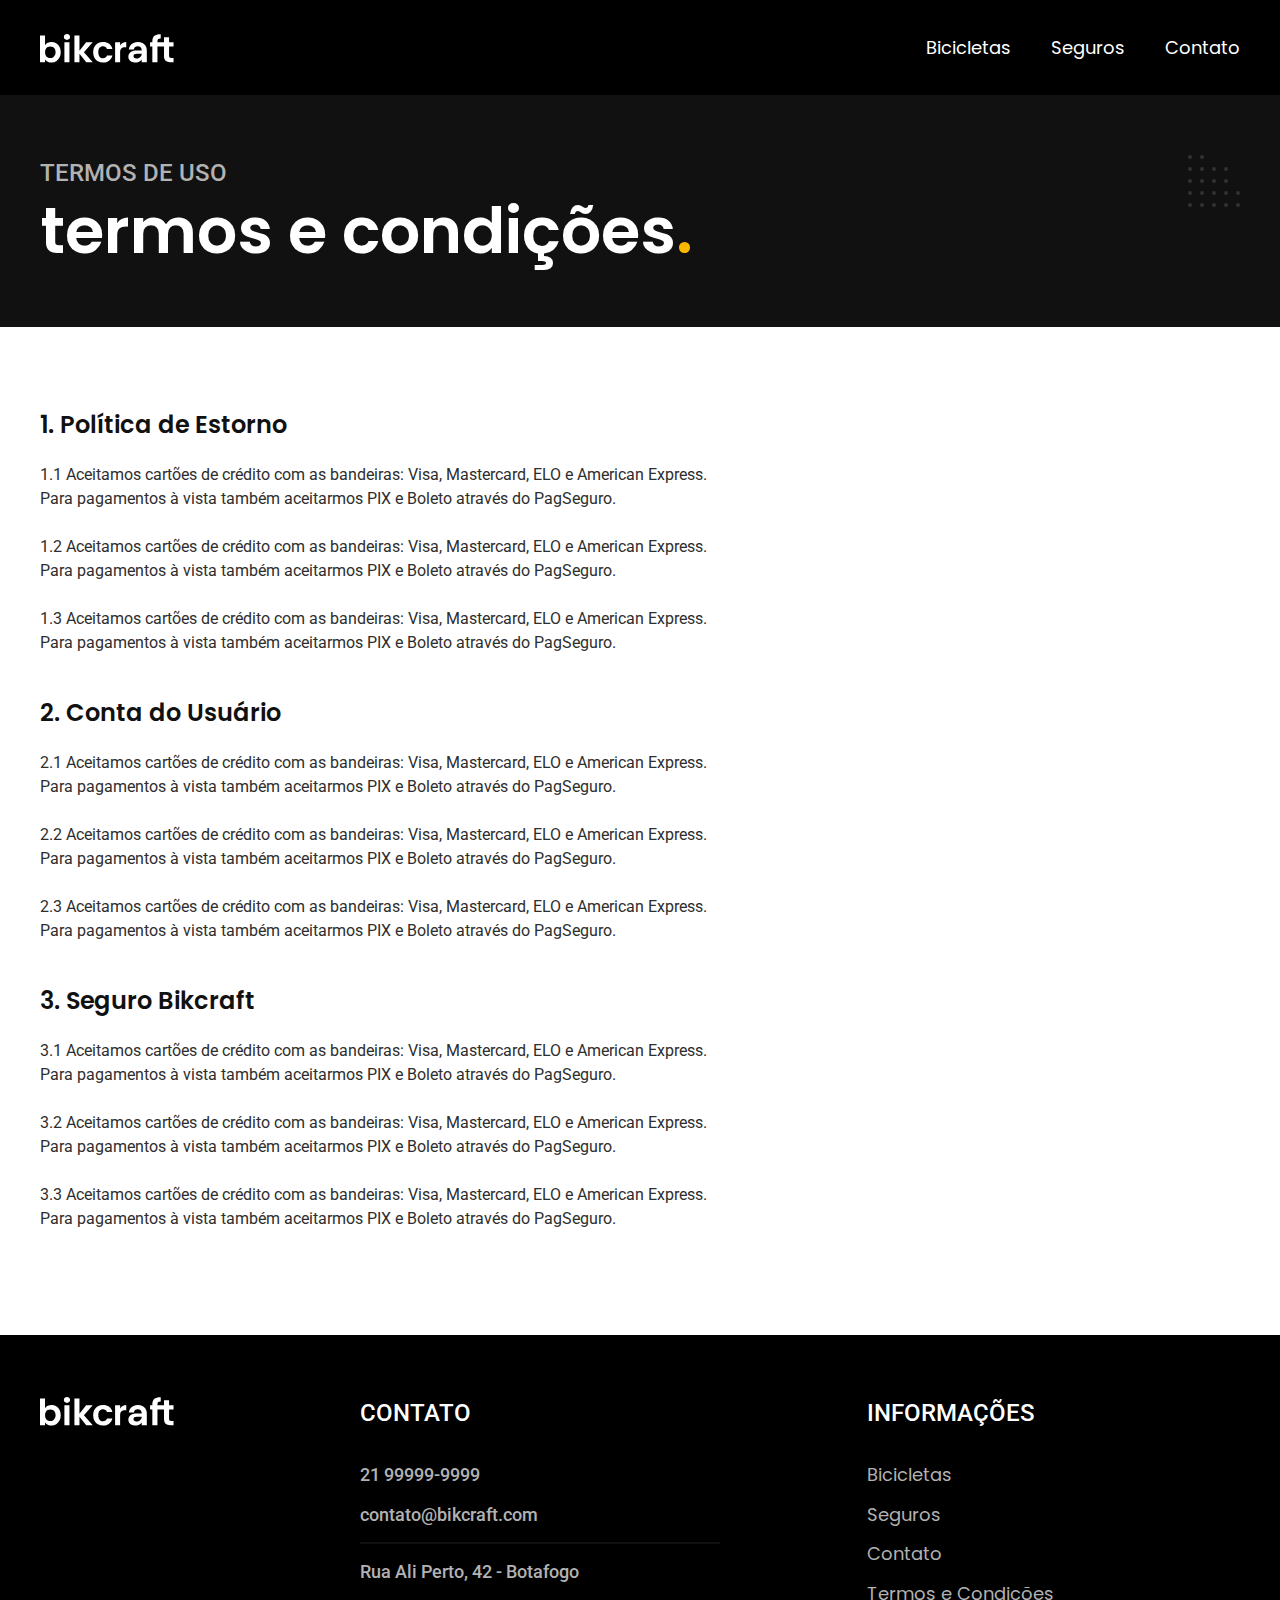
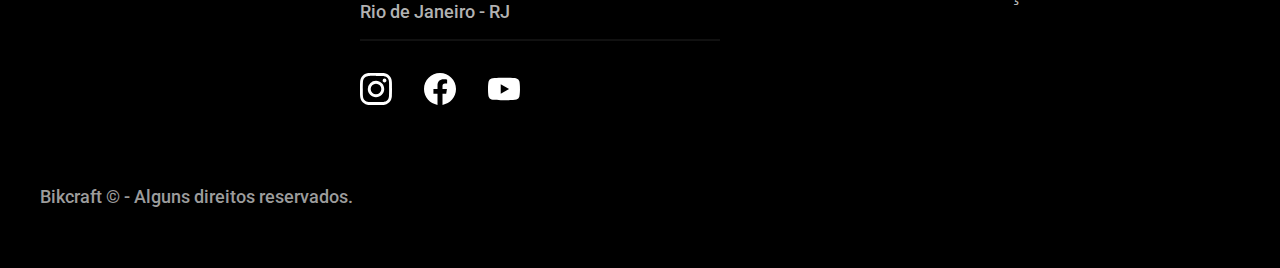
<file: termos.html>
<!DOCTYPE html>
<html lang="pt-br">
  <head>
    <meta charset="UTF-8" />
    <meta name="viewport" content="width=device-width, initial-scale=1.0" />
    <title>Termos e Condições | Bikcraft</title>
    <meta name="description" content="Termos e condições." />
    <link rel="stylesheet" href="./css/style.css" />
    <link rel="preconnect" href="https://fonts.googleapis.com" />
    <link rel="preconnect" href="https://fonts.gstatic.com" crossorigin />
    <link
      href="https://fonts.googleapis.com/css2?family=Merriweather:ital,wght@1,700&family=Poppins:wght@400;600&family=Roboto:wght@100..900&display=swap"
      rel="stylesheet"
    />
  </head>
  <body id="termos">
    <header class="header-bg">
      <div class="container header">
        <a href="./">
          <img src="./img/bikcraft.svg" alt="Bikcraft" />
        </a>
        <nav aria-label="primaria">
          <ul class="header-menu font-1-m support-0">
            <li><a href="./bicicletas.html">Bicicletas</a></li>
            <li><a href="./seguros.html">Seguros</a></li>
            <li><a href="./contato.html">Contato</a></li>
          </ul>
        </nav>
      </div>
    </header>

    <main>
      <div class="titulo-bg">
        <div class="titulo container">
          <p class="font-2-l-b support-500">Termos de uso</p>
          <h1 class="font-1-xxl support-0">
            termos e condições<span class="primary-color">.</span>
          </h1>
        </div>
      </div>

      <div class="termos font-2-s support-1000 container">
        <h2 class="font-1-l support-1100">1. Política de Estorno</h2>
        <p>
          1.1 Aceitamos cartões de crédito com as bandeiras: Visa, Mastercard,
          ELO e American Express. Para pagamentos à vista também aceitarmos PIX
          e Boleto através do PagSeguro.
        </p>

        <p>
          1.2 Aceitamos cartões de crédito com as bandeiras: Visa, Mastercard,
          ELO e American Express. Para pagamentos à vista também aceitarmos PIX
          e Boleto através do PagSeguro.
        </p>

        <p>
          1.3 Aceitamos cartões de crédito com as bandeiras: Visa, Mastercard,
          ELO e American Express. Para pagamentos à vista também aceitarmos PIX
          e Boleto através do PagSeguro.
        </p>
        <h2 class="font-1-l support-1100">2. Conta do Usuário</h2>
        <p>
          2.1 Aceitamos cartões de crédito com as bandeiras: Visa, Mastercard,
          ELO e American Express. Para pagamentos à vista também aceitarmos PIX
          e Boleto através do PagSeguro.
        </p>

        <p>
          2.2 Aceitamos cartões de crédito com as bandeiras: Visa, Mastercard,
          ELO e American Express. Para pagamentos à vista também aceitarmos PIX
          e Boleto através do PagSeguro.
        </p>

        <p>
          2.3 Aceitamos cartões de crédito com as bandeiras: Visa, Mastercard,
          ELO e American Express. Para pagamentos à vista também aceitarmos PIX
          e Boleto através do PagSeguro.
        </p>

        <h2 class="font-1-l support-1100">3. Seguro Bikcraft</h2>
        <p>
          3.1 Aceitamos cartões de crédito com as bandeiras: Visa, Mastercard,
          ELO e American Express. Para pagamentos à vista também aceitarmos PIX
          e Boleto através do PagSeguro.
        </p>

        <p>
          3.2 Aceitamos cartões de crédito com as bandeiras: Visa, Mastercard,
          ELO e American Express. Para pagamentos à vista também aceitarmos PIX
          e Boleto através do PagSeguro.
        </p>

        <p>
          3.3 Aceitamos cartões de crédito com as bandeiras: Visa, Mastercard,
          ELO e American Express. Para pagamentos à vista também aceitarmos PIX
          e Boleto através do PagSeguro.
        </p>
      </div>
    </main>

    <footer class="footer-bg">
      <div class="footer container">
        <img src="./img/bikcraft.svg" alt="Bikcraft" />
        <div class="footer-contato">
          <h3 class="font-2-l-b support-0">Contato</h3>
          <ul class="font-2-m support-500">
            <li><a href="tel:+55219999-9999">21 99999-9999</a></li>
            <li>
              <a href="mailto:contato@bikcraft.com">contato@bikcraft.com</a>
            </li>
            <li>Rua Ali Perto, 42 - Botafogo</li>
            <li>Rio de Janeiro - RJ</li>
          </ul>
          <div class="footer-redes">
            <a href="./"
              ><img src="./img/redes/instagram.svg" alt="Instagram"
            /></a>
            <a href="./"
              ><img src="./img/redes/facebook.svg" alt="Facebook"
            /></a>
            <a href="./"><img src="./img/redes/youtube.svg" alt="Youtube" /></a>
          </div>
        </div>
        <div class="footer-informacoes">
          <h3 class="font-2-l-b support-0">Informações</h3>
          <nav>
            <ul class="font-1-m support-500">
              <li><a href="./bicicletas.html">Bicicletas</a></li>
              <li><a href="./seguros.html">Seguros</a></li>
              <li><a href="./contato.html">Contato</a></li>
              <li><a href="./termos.html">Termos e Condições</a></li>
            </ul>
          </nav>
        </div>
        <p class="footer-copy font-2-m support-600">
          Bikcraft © - Alguns direitos reservados.
        </p>
      </div>
    </footer>
  </body>
</html>
</file>
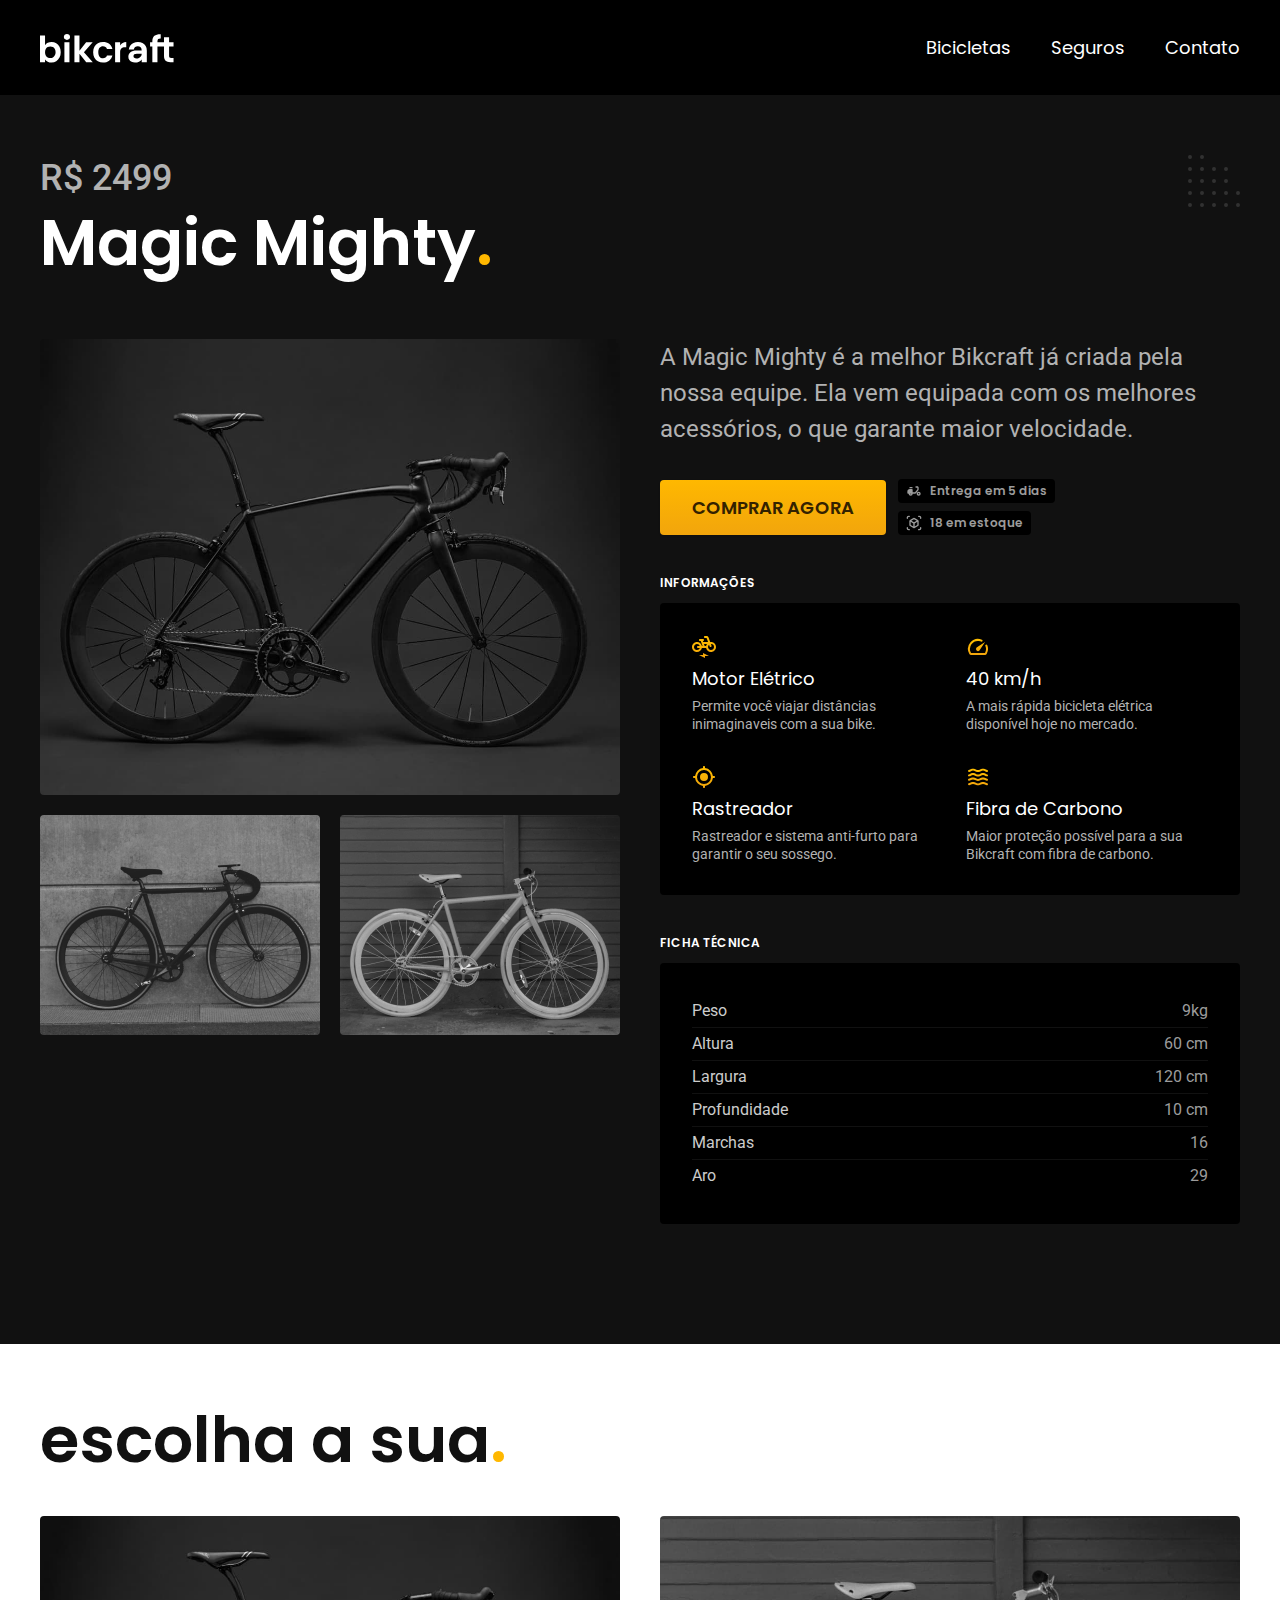
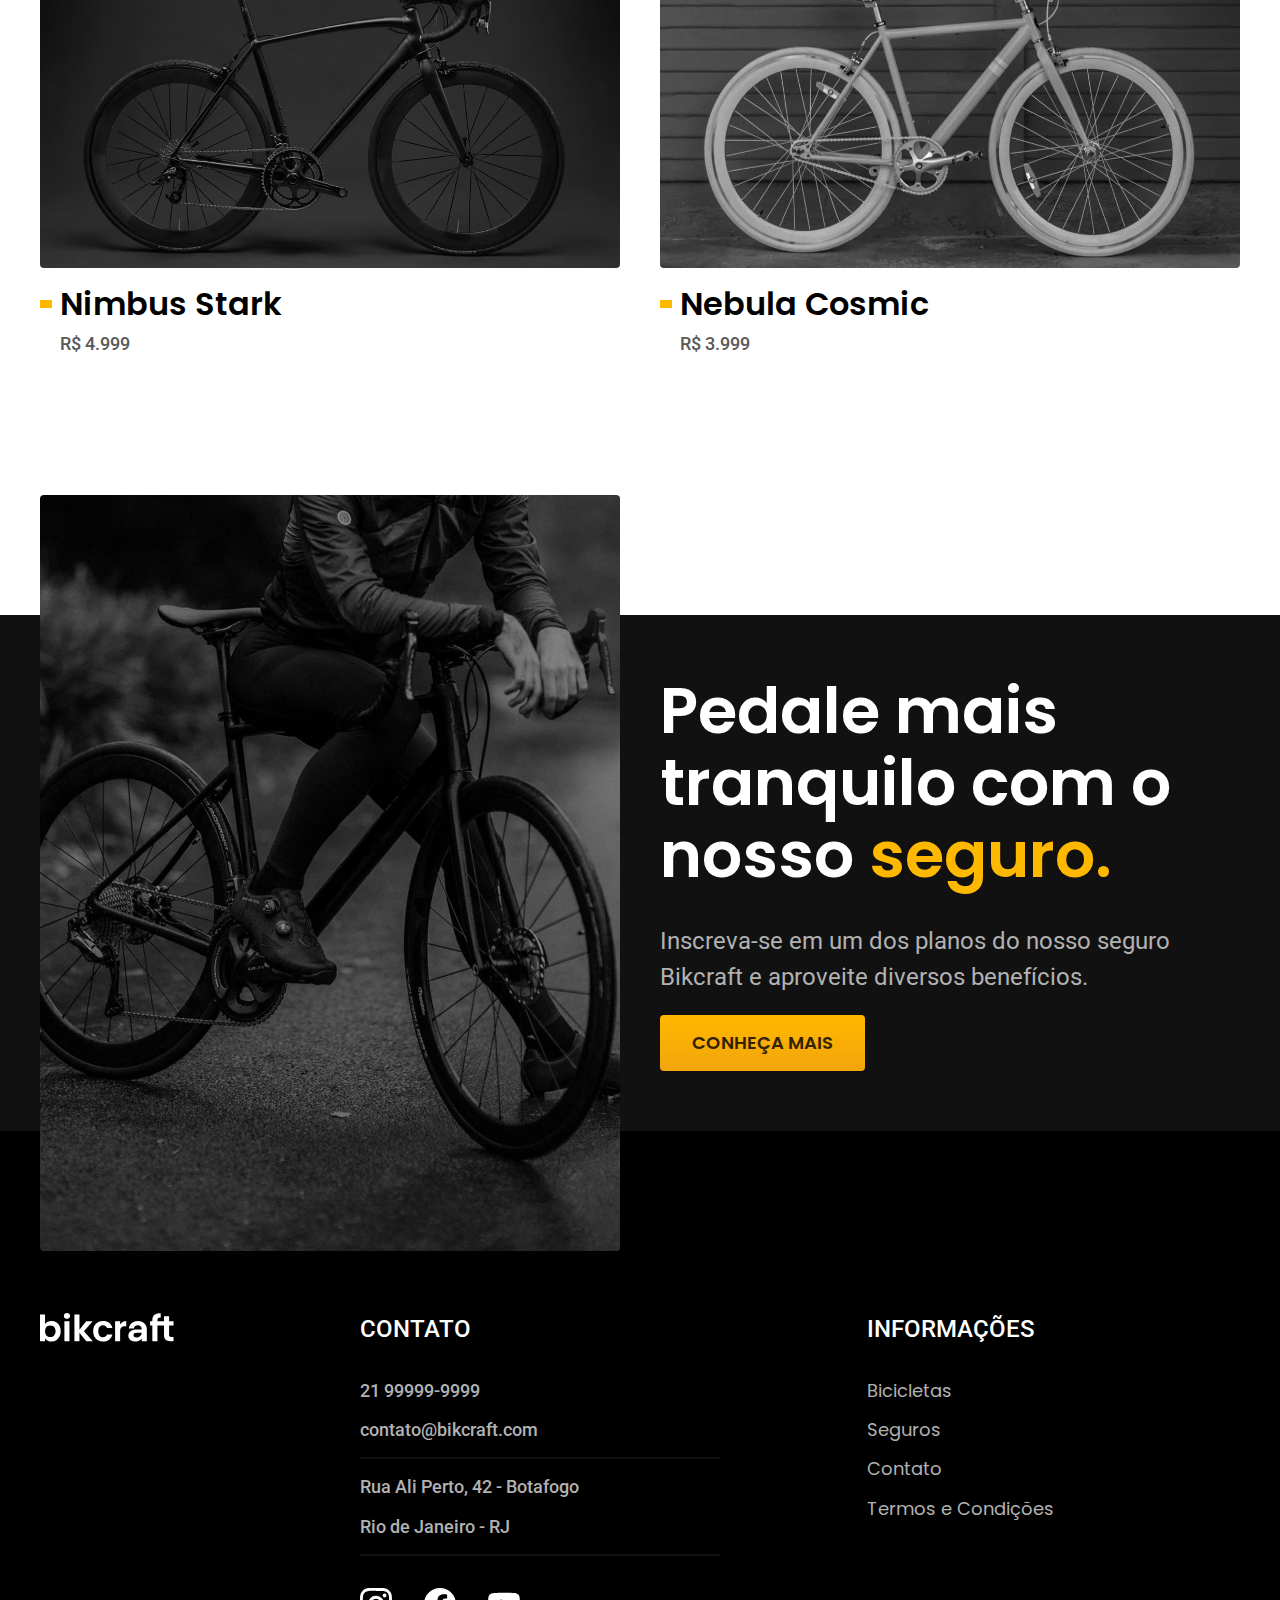
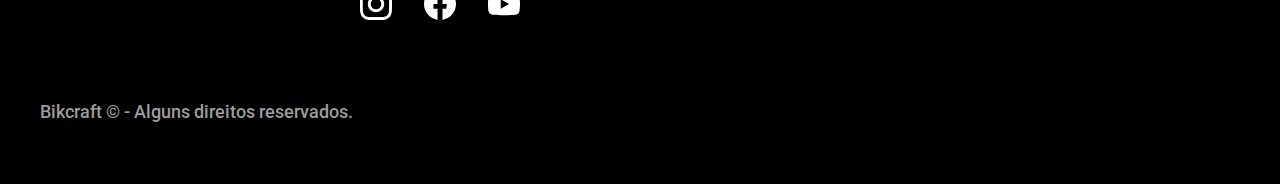
<file: bicicletas/magic.html>
<!DOCTYPE html>
<html lang="pt-br">
  <head>
    <meta charset="UTF-8" />
    <meta name="viewport" content="width=device-width, initial-scale=1.0" />
    <title>Magic | Bikcraft</title>
    <meta name="description" content="Magic" />
    <link rel="stylesheet" href="../css/style.css" />
    <link rel="preconnect" href="https://fonts.googleapis.com" />
    <link rel="preconnect" href="https://fonts.gstatic.com" crossorigin />
    <link
      href="https://fonts.googleapis.com/css2?family=Merriweather:ital,wght@1,700&family=Poppins:wght@400;600&family=Roboto:wght@100..900&display=swap"
      rel="stylesheet"
    />
  </head>
  <body id="bicicleta">
    <header class="header-bg">
      <div class="container header">
        <a href="./">
          <img src="../img/bikcraft.svg" alt="Bikcraft" />
        </a>
        <nav aria-label="primaria">
          <ul class="header-menu font-1-m support-0">
            <li><a href="../bicicletas.html">Bicicletas</a></li>
            <li><a href="../seguros.html">Seguros</a></li>
            <li><a href="../contato.html">Contato</a></li>
          </ul>
        </nav>
      </div>
    </header>

    <main class="titulo-bg">
      <div>
        <div class="titulo container">
          <p class="font-2-xl support-500">R$ 2499</p>
          <h1 class="font-1-xxl support-0">
            Magic Mighty<span class="primary-color">.</span>
          </h1>
        </div>
      </div>
      <div class="bicicleta container">
        <div class="bicicleta-imagens">
          <img src="../img/bicicleta/nimbus1.jpg" alt="" />
          <img src="../img/bicicleta/nimbus2.jpg" alt="" />
          <img src="../img/bicicleta/nimbus3.jpg" alt="" />
        </div>
        <div class="bicicleta-conteudo">
          <p class="font-2-l support-500">
            A Magic Mighty é a melhor Bikcraft já criada pela nossa equipe. Ela
            vem equipada com os melhores acessórios, o que garante maior
            velocidade.
          </p>
          <div class="bicicleta-comprar">
            <a class="btn" href="../orcamento.html">Comprar agora</a>
            <span class="font-1-xs support-600"
              ><img src="../img/icones/entrega.svg" alt="" /> Entrega em 5
              dias</span
            >
            <span class="font-1-xs support-600"
              ><img src="../img/icones/estoque.svg" alt="" /> 18 em
              estoque</span
            >
          </div>

          <h2 class="font-1-xs support-0">Informações</h2>
          <ul class="bicicleta-informacoes">
            <li>
              <img src="../img/icones/eletrica.svg" alt="" />
              <h3 class="font-1-m support-0">Motor Elétrico</h3>
              <p class="font-2-xs support-500">
                Permite você viajar distâncias inimaginaveis com a sua bike.
              </p>
            </li>

            <li>
              <img src="../img/icones/velocidade.svg" alt="" />
              <h3 class="font-1-m support-0">40 km/h</h3>
              <p class="font-2-xs support-500">
                A mais rápida bicicleta elétrica disponível hoje no mercado.
              </p>
            </li>

            <li>
              <img src="../img/icones/rastreador.svg" alt="" />
              <h3 class="font-1-m support-0">Rastreador</h3>
              <p class="font-2-xs support-500">
                Rastreador e sistema anti-furto para garantir o seu sossego.
              </p>
            </li>

            <li>
              <img src="../img/icones/carbono.svg" alt="" />
              <h3 class="font-1-m support-0">Fibra de Carbono</h3>
              <p class="font-2-xs support-500">
                Maior proteção possível para a sua Bikcraft com fibra de
                carbono.
              </p>
            </li>
          </ul>
          <h2 class="font-1-xs support-0">Ficha técnica</h2>
          <ul class="bicicleta-ficha font-2-s support-400">
            <li>Peso <span>9kg</span></li>
            <li>Altura <span>60 cm</span></li>
            <li>Largura <span>120 cm</span></li>
            <li>Profundidade <span>10 cm</span></li>
            <li>Marchas <span>16</span></li>
            <li>Aro <span>29</span></li>
          </ul>
        </div>
      </div>
    </main>

    <article class="bicicletas-lista container">
      <h2 class="font-1-xxl support-1100">
        escolha a sua<span class="primary-color">.</span>
      </h2>
      <ul>
        <li>
          <a href="../bicicletas/nimbus.html">
            <img src="../img/bicicletas/nimbus.jpg" alt="Bicicleta preta" />
            <h3 class="font-1-xl">Nimbus Stark</h3>
            <span class="font-2-m support-800">R$ 4.999</span>
          </a>
        </li>

        <li>
          <a href="../bicicletas/nebula.html">
            <img src="../img/bicicletas/nebula.jpg" alt="Bicicleta preta" />
            <h3 class="font-1-xl">Nebula Cosmic</h3>
            <span class="font-2-m support-800">R$ 3.999</span>
          </a>
        </li>
      </ul>
    </article>

    <article class="seguro-bg">
      <div class="seguro container">
        <div class="seguro-imagem">
          <img
            src="../img/fotos/seguros.jpg"
            alt="Pessoa parada em cima de uma bicicleta"
          />
        </div>
        <div class="seguro-conteudo">
          <h2 class="font-1-xxl support-0">
            Pedale mais tranquilo com o nosso
            <span class="primary-color">seguro.</span>
          </h2>
          <p class="font-2-l support-500">
            Inscreva-se em um dos planos do nosso seguro Bikcraft e aproveite
            diversos benefícios.
          </p>
          <a class="btn" href="../seguros.html">Conheça mais</a>
        </div>
      </div>
    </article>

    <footer class="footer-bg">
      <div class="footer container">
        <img src="../img/bikcraft.svg" alt="Bikcraft" />
        <div class="footer-contato">
          <h3 class="font-2-l-b support-0">Contato</h3>
          <ul class="font-2-m support-500">
            <li><a href="tel:+55219999-9999">21 99999-9999</a></li>
            <li>
              <a href="mailto:contato@bikcraft.com">contato@bikcraft.com</a>
            </li>
            <li>Rua Ali Perto, 42 - Botafogo</li>
            <li>Rio de Janeiro - RJ</li>
          </ul>
          <div class="footer-redes">
            <a href="./"
              ><img src="../img/redes/instagram.svg" alt="Instagram"
            /></a>
            <a href="./"
              ><img src="../img/redes/facebook.svg" alt="Facebook"
            /></a>
            <a href="./"
              ><img src="../img/redes/youtube.svg" alt="Youtube"
            /></a>
          </div>
        </div>
        <div class="footer-informacoes">
          <h3 class="font-2-l-b support-0">Informações</h3>
          <nav>
            <ul class="font-1-m support-500">
              <li><a href="../bicicletas.html">Bicicletas</a></li>
              <li><a href="../seguros.html">Seguros</a></li>
              <li><a href="../contato.html">Contato</a></li>
              <li><a href="../termos.html">Termos e Condições</a></li>
            </ul>
          </nav>
        </div>
        <p class="footer-copy font-2-m support-600">
          Bikcraft © - Alguns direitos reservados.
        </p>
      </div>
    </footer>
  </body>
</html>
</file>
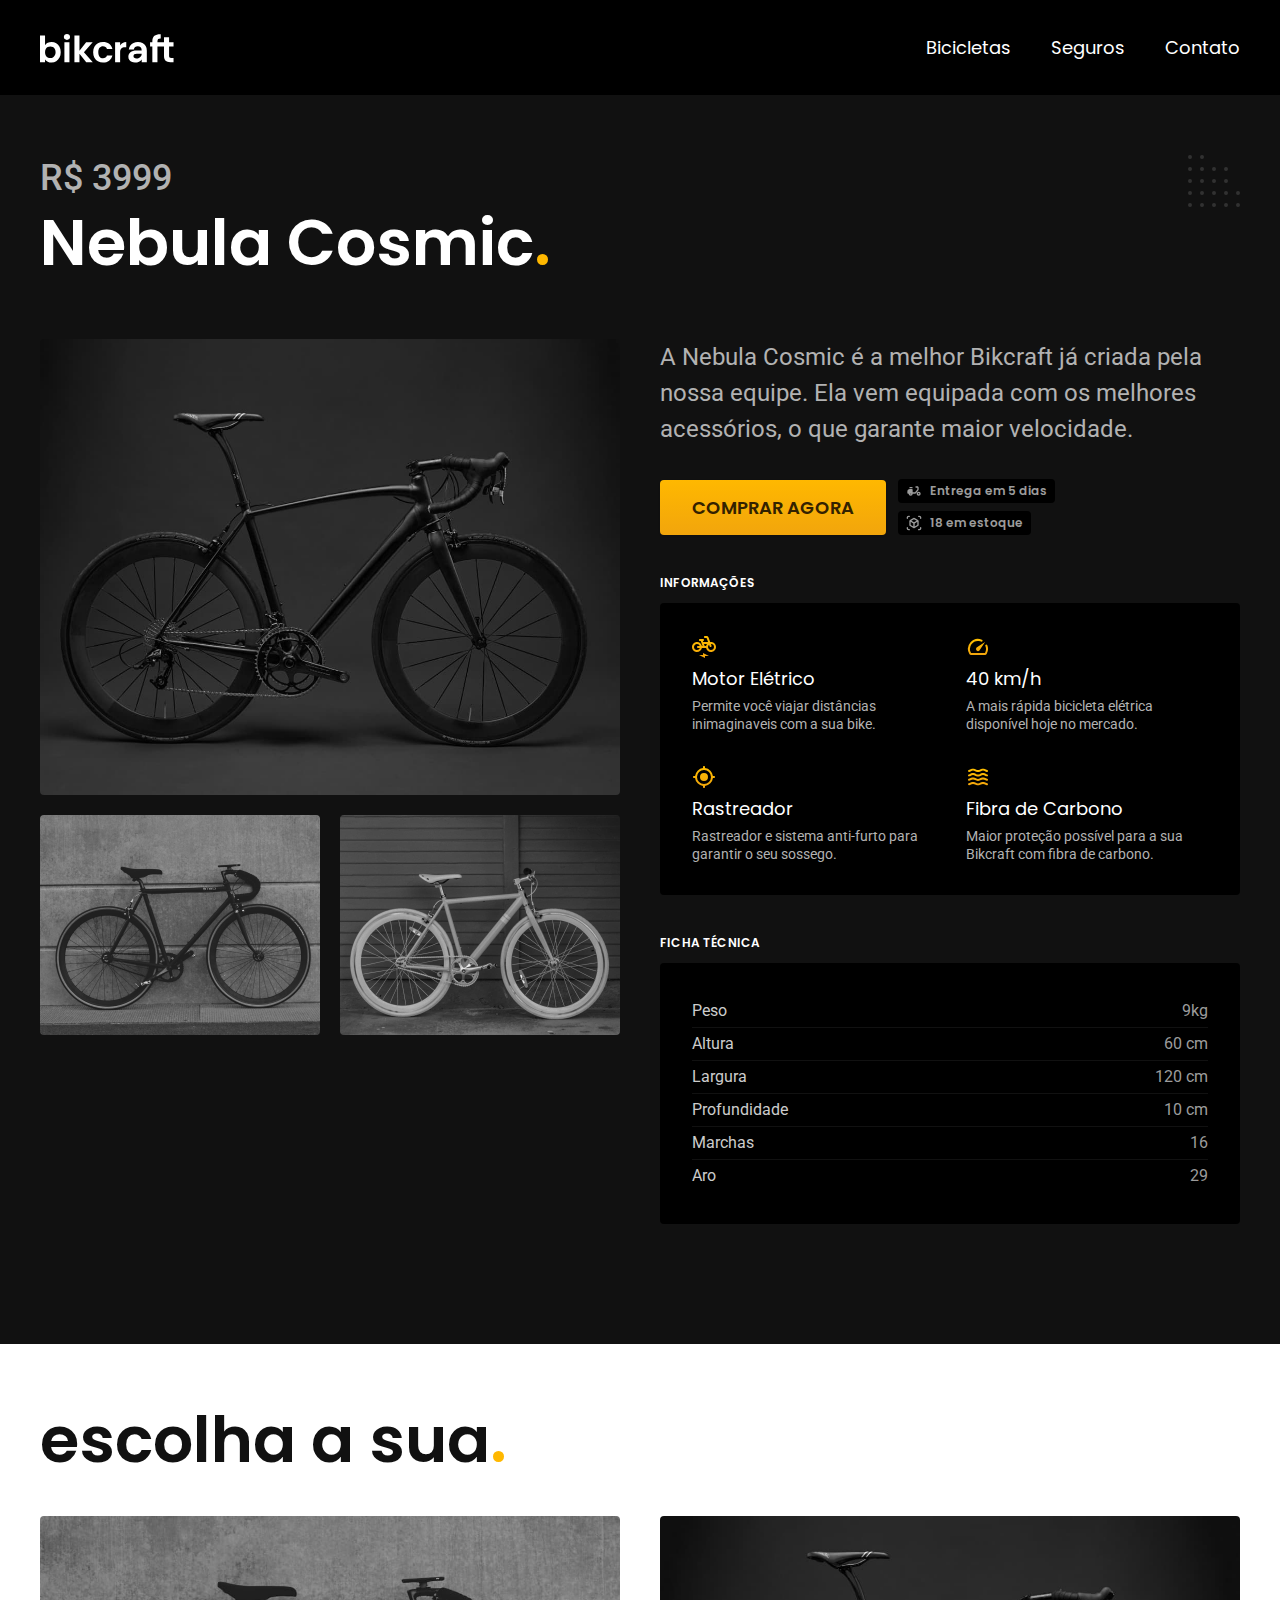
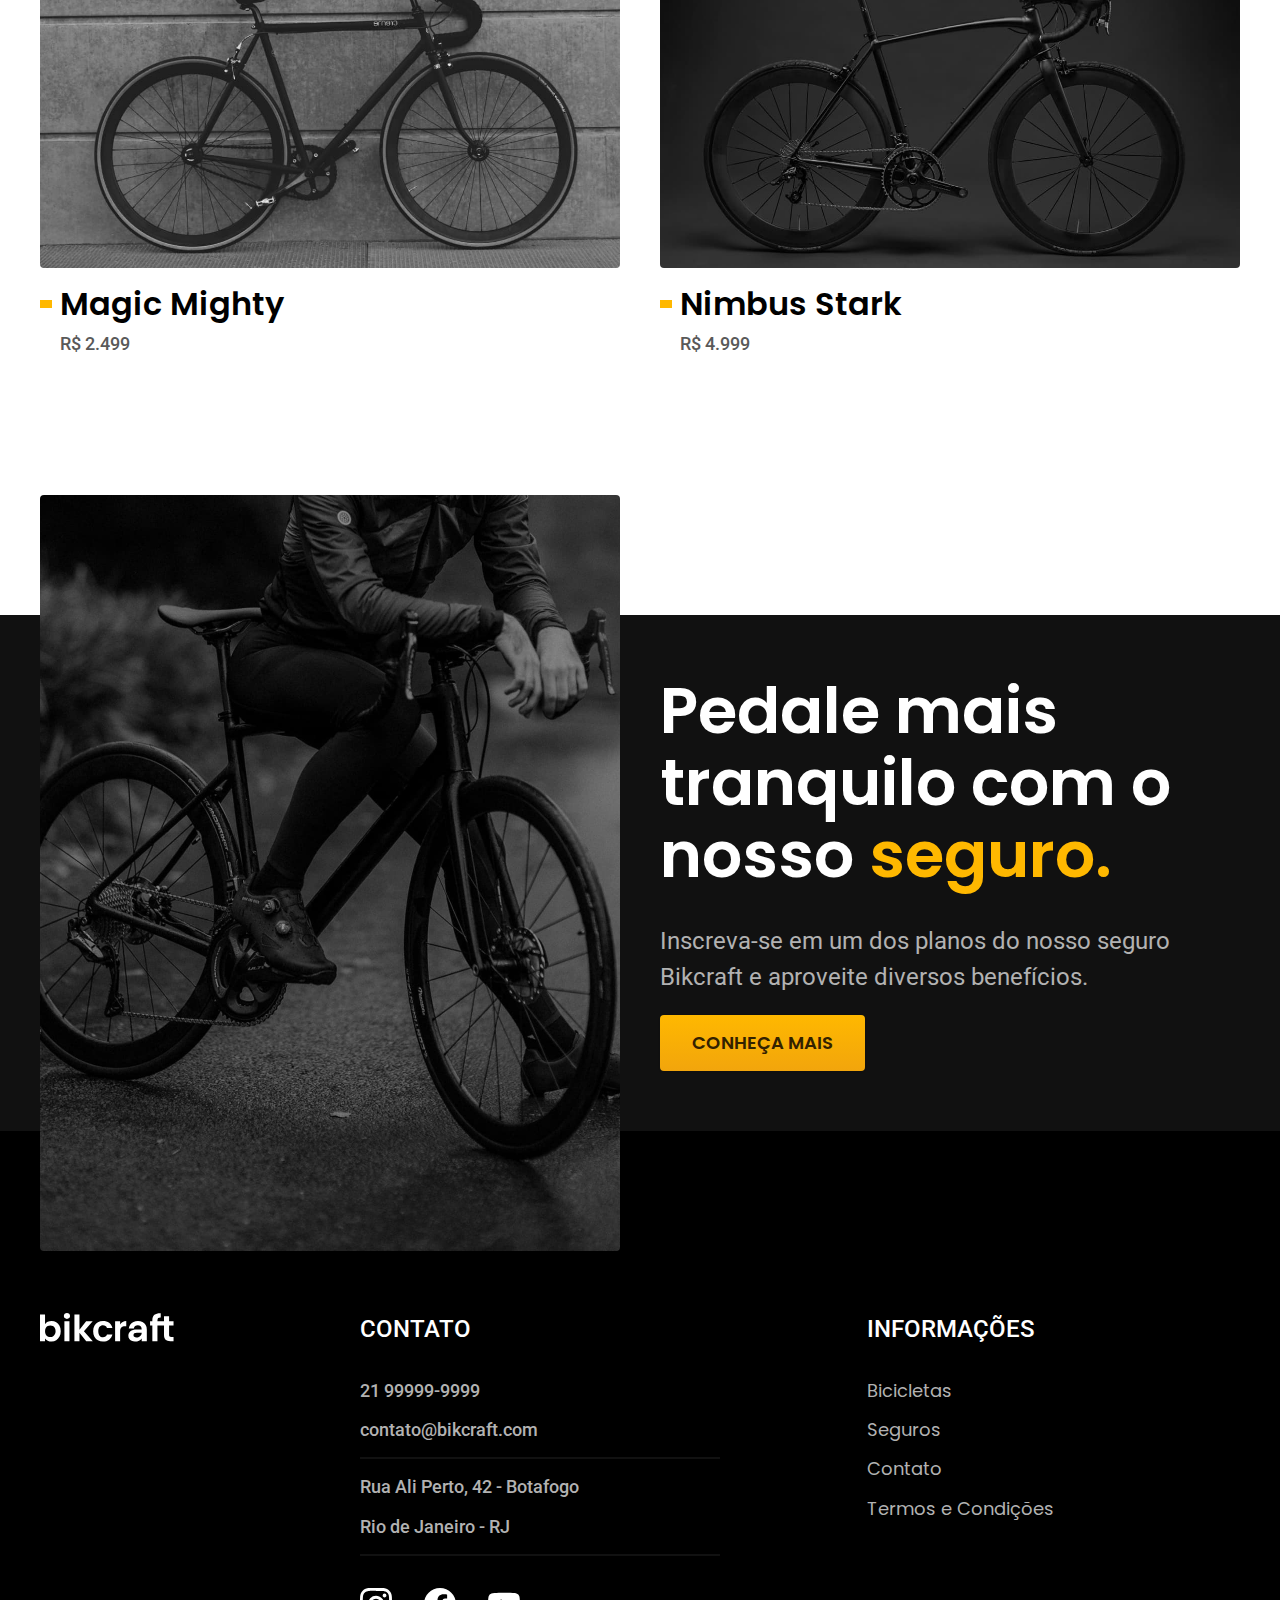
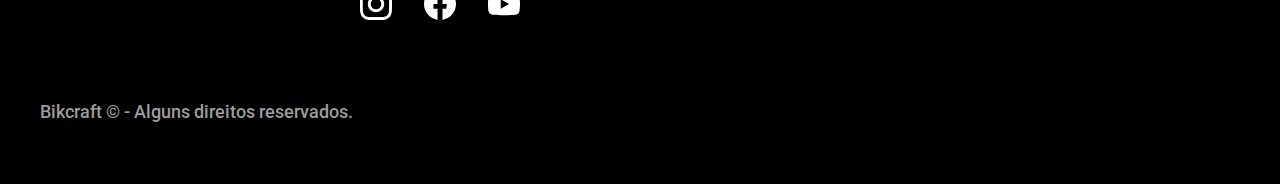
<file: bicicletas/nebula.html>
<!DOCTYPE html>
<html lang="pt-br">
  <head>
    <meta charset="UTF-8" />
    <meta name="viewport" content="width=device-width, initial-scale=1.0" />
    <title>Nebula | Bikcraft</title>
    <meta name="description" content="Nebula" />
    <link rel="stylesheet" href="../css/style.css" />
    <link rel="preconnect" href="https://fonts.googleapis.com" />
    <link rel="preconnect" href="https://fonts.gstatic.com" crossorigin />
    <link
      href="https://fonts.googleapis.com/css2?family=Merriweather:ital,wght@1,700&family=Poppins:wght@400;600&family=Roboto:wght@100..900&display=swap"
      rel="stylesheet"
    />
  </head>
  <body id="bicicleta">
    <header class="header-bg">
      <div class="container header">
        <a href="./">
          <img src="../img/bikcraft.svg" alt="Bikcraft" />
        </a>
        <nav aria-label="primaria">
          <ul class="header-menu font-1-m support-0">
            <li><a href="../bicicletas.html">Bicicletas</a></li>
            <li><a href="../seguros.html">Seguros</a></li>
            <li><a href="../contato.html">Contato</a></li>
          </ul>
        </nav>
      </div>
    </header>

    <main class="titulo-bg">
      <div>
        <div class="titulo container">
          <p class="font-2-xl support-500">R$ 3999</p>
          <h1 class="font-1-xxl support-0">
            Nebula Cosmic<span class="primary-color">.</span>
          </h1>
        </div>
      </div>
      <div class="bicicleta container">
        <div class="bicicleta-imagens">
          <img src="../img/bicicleta/nimbus1.jpg" alt="" />
          <img src="../img/bicicleta/nimbus2.jpg" alt="" />
          <img src="../img/bicicleta/nimbus3.jpg" alt="" />
        </div>
        <div class="bicicleta-conteudo">
          <p class="font-2-l support-500">
            A Nebula Cosmic é a melhor Bikcraft já criada pela nossa equipe. Ela
            vem equipada com os melhores acessórios, o que garante maior
            velocidade.
          </p>
          <div class="bicicleta-comprar">
            <a class="btn" href="../orcamento.html">Comprar agora</a>
            <span class="font-1-xs support-600"
              ><img src="../img/icones/entrega.svg" alt="" /> Entrega em 5
              dias</span
            >
            <span class="font-1-xs support-600"
              ><img src="../img/icones/estoque.svg" alt="" /> 18 em
              estoque</span
            >
          </div>

          <h2 class="font-1-xs support-0">Informações</h2>
          <ul class="bicicleta-informacoes">
            <li>
              <img src="../img/icones/eletrica.svg" alt="" />
              <h3 class="font-1-m support-0">Motor Elétrico</h3>
              <p class="font-2-xs support-500">
                Permite você viajar distâncias inimaginaveis com a sua bike.
              </p>
            </li>

            <li>
              <img src="../img/icones/velocidade.svg" alt="" />
              <h3 class="font-1-m support-0">40 km/h</h3>
              <p class="font-2-xs support-500">
                A mais rápida bicicleta elétrica disponível hoje no mercado.
              </p>
            </li>

            <li>
              <img src="../img/icones/rastreador.svg" alt="" />
              <h3 class="font-1-m support-0">Rastreador</h3>
              <p class="font-2-xs support-500">
                Rastreador e sistema anti-furto para garantir o seu sossego.
              </p>
            </li>

            <li>
              <img src="../img/icones/carbono.svg" alt="" />
              <h3 class="font-1-m support-0">Fibra de Carbono</h3>
              <p class="font-2-xs support-500">
                Maior proteção possível para a sua Bikcraft com fibra de
                carbono.
              </p>
            </li>
          </ul>
          <h2 class="font-1-xs support-0">Ficha técnica</h2>
          <ul class="bicicleta-ficha font-2-s support-400">
            <li>Peso <span>9kg</span></li>
            <li>Altura <span>60 cm</span></li>
            <li>Largura <span>120 cm</span></li>
            <li>Profundidade <span>10 cm</span></li>
            <li>Marchas <span>16</span></li>
            <li>Aro <span>29</span></li>
          </ul>
        </div>
      </div>
    </main>

    <article class="bicicletas-lista container">
      <h2 class="font-1-xxl support-1100">
        escolha a sua<span class="primary-color">.</span>
      </h2>
      <ul>
        <li>
          <a href="../bicicletas/magic.html">
            <img src="../img/bicicletas/magic.jpg" alt="Bicicleta preta" />
            <h3 class="font-1-xl">Magic Mighty</h3>
            <span class="font-2-m support-800">R$ 2.499</span>
          </a>
        </li>

        <li>
          <a href="../bicicletas/nimbus.html">
            <img src="../img/bicicletas/nimbus.jpg" alt="Bicicleta preta" />
            <h3 class="font-1-xl">Nimbus Stark</h3>
            <span class="font-2-m support-800">R$ 4.999</span>
          </a>
        </li>
      </ul>
    </article>

    <article class="seguro-bg">
      <div class="seguro container">
        <div class="seguro-imagem">
          <img
            src="../img/fotos/seguros.jpg"
            alt="Pessoa parada em cima de uma bicicleta"
          />
        </div>
        <div class="seguro-conteudo">
          <h2 class="font-1-xxl support-0">
            Pedale mais tranquilo com o nosso
            <span class="primary-color">seguro.</span>
          </h2>
          <p class="font-2-l support-500">
            Inscreva-se em um dos planos do nosso seguro Bikcraft e aproveite
            diversos benefícios.
          </p>
          <a class="btn" href="../seguros.html">Conheça mais</a>
        </div>
      </div>
    </article>

    <footer class="footer-bg">
      <div class="footer container">
        <img src="../img/bikcraft.svg" alt="Bikcraft" />
        <div class="footer-contato">
          <h3 class="font-2-l-b support-0">Contato</h3>
          <ul class="font-2-m support-500">
            <li><a href="tel:+55219999-9999">21 99999-9999</a></li>
            <li>
              <a href="mailto:contato@bikcraft.com">contato@bikcraft.com</a>
            </li>
            <li>Rua Ali Perto, 42 - Botafogo</li>
            <li>Rio de Janeiro - RJ</li>
          </ul>
          <div class="footer-redes">
            <a href="./"
              ><img src="../img/redes/instagram.svg" alt="Instagram"
            /></a>
            <a href="./"
              ><img src="../img/redes/facebook.svg" alt="Facebook"
            /></a>
            <a href="./"
              ><img src="../img/redes/youtube.svg" alt="Youtube"
            /></a>
          </div>
        </div>
        <div class="footer-informacoes">
          <h3 class="font-2-l-b support-0">Informações</h3>
          <nav>
            <ul class="font-1-m support-500">
              <li><a href="../bicicletas.html">Bicicletas</a></li>
              <li><a href="../seguros.html">Seguros</a></li>
              <li><a href="../contato.html">Contato</a></li>
              <li><a href="../termos.html">Termos e Condições</a></li>
            </ul>
          </nav>
        </div>
        <p class="footer-copy font-2-m support-600">
          Bikcraft © - Alguns direitos reservados.
        </p>
      </div>
    </footer>
  </body>
</html>
</file>
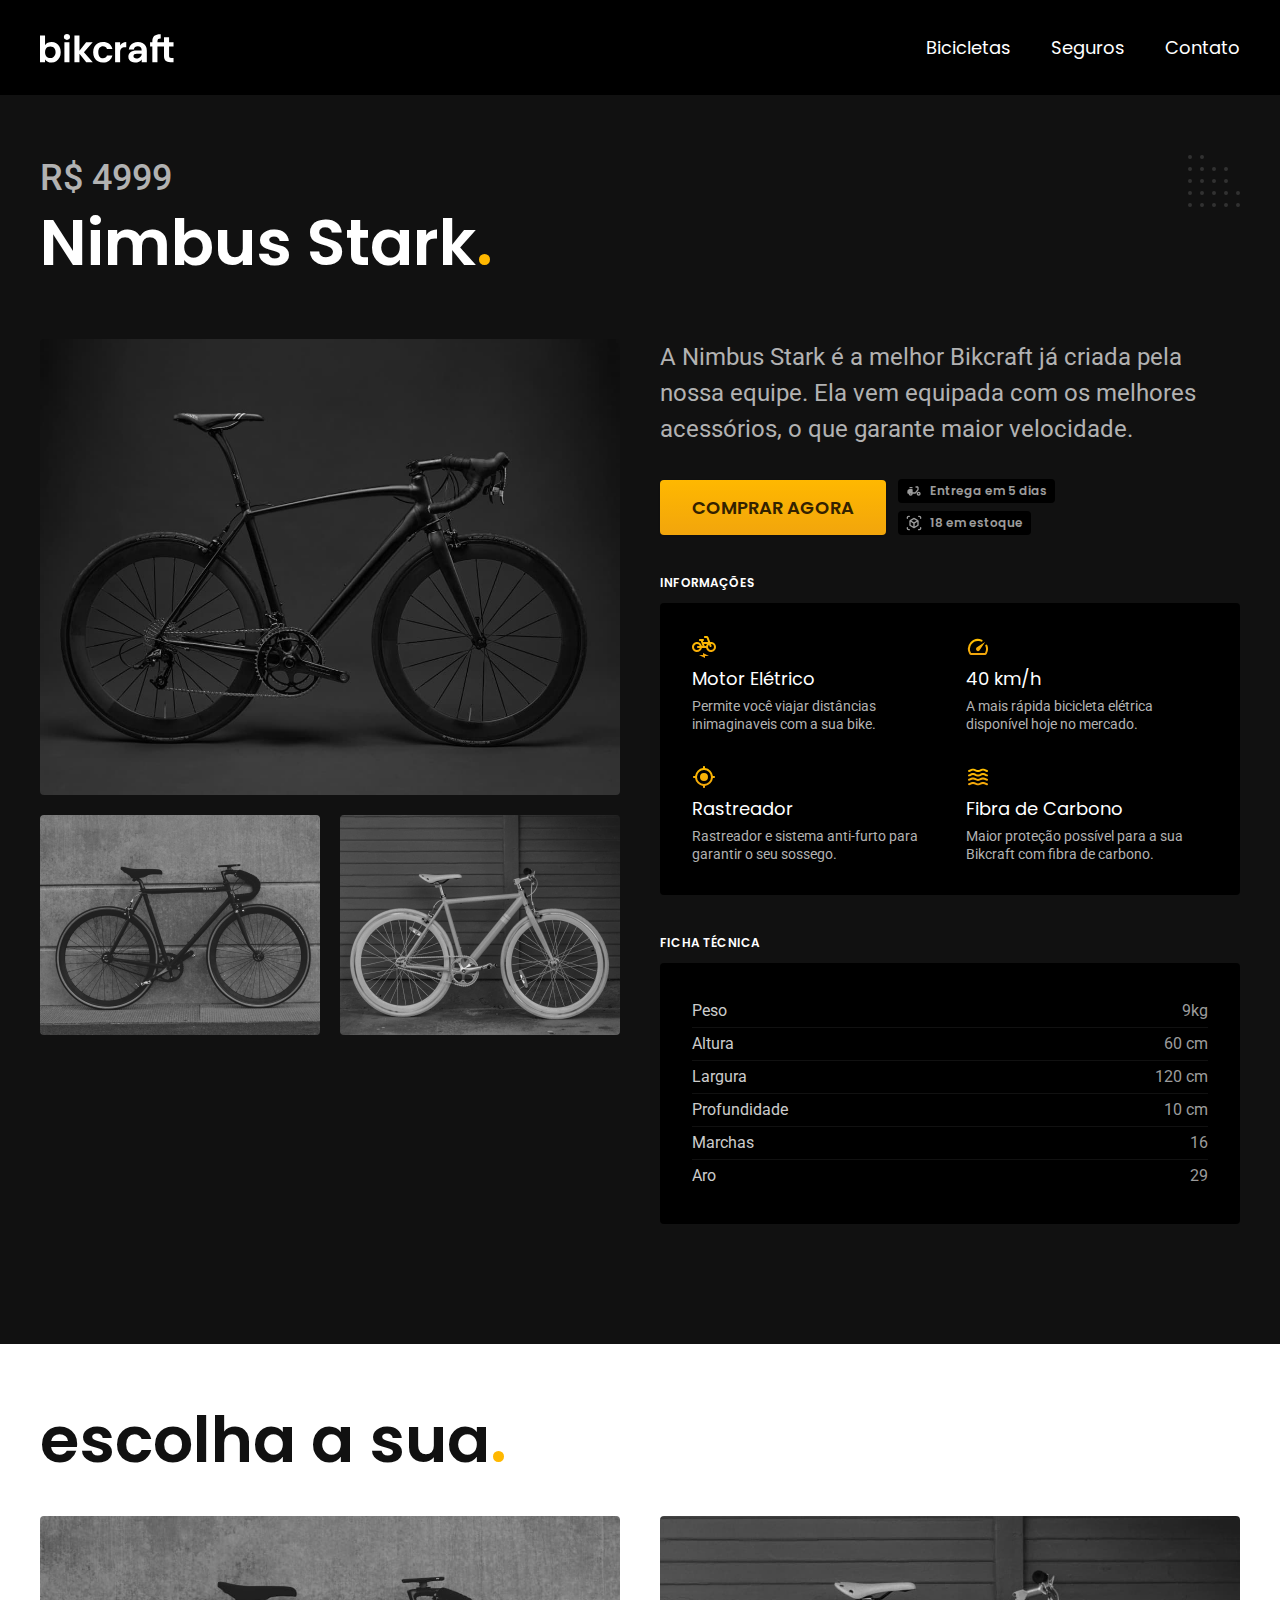
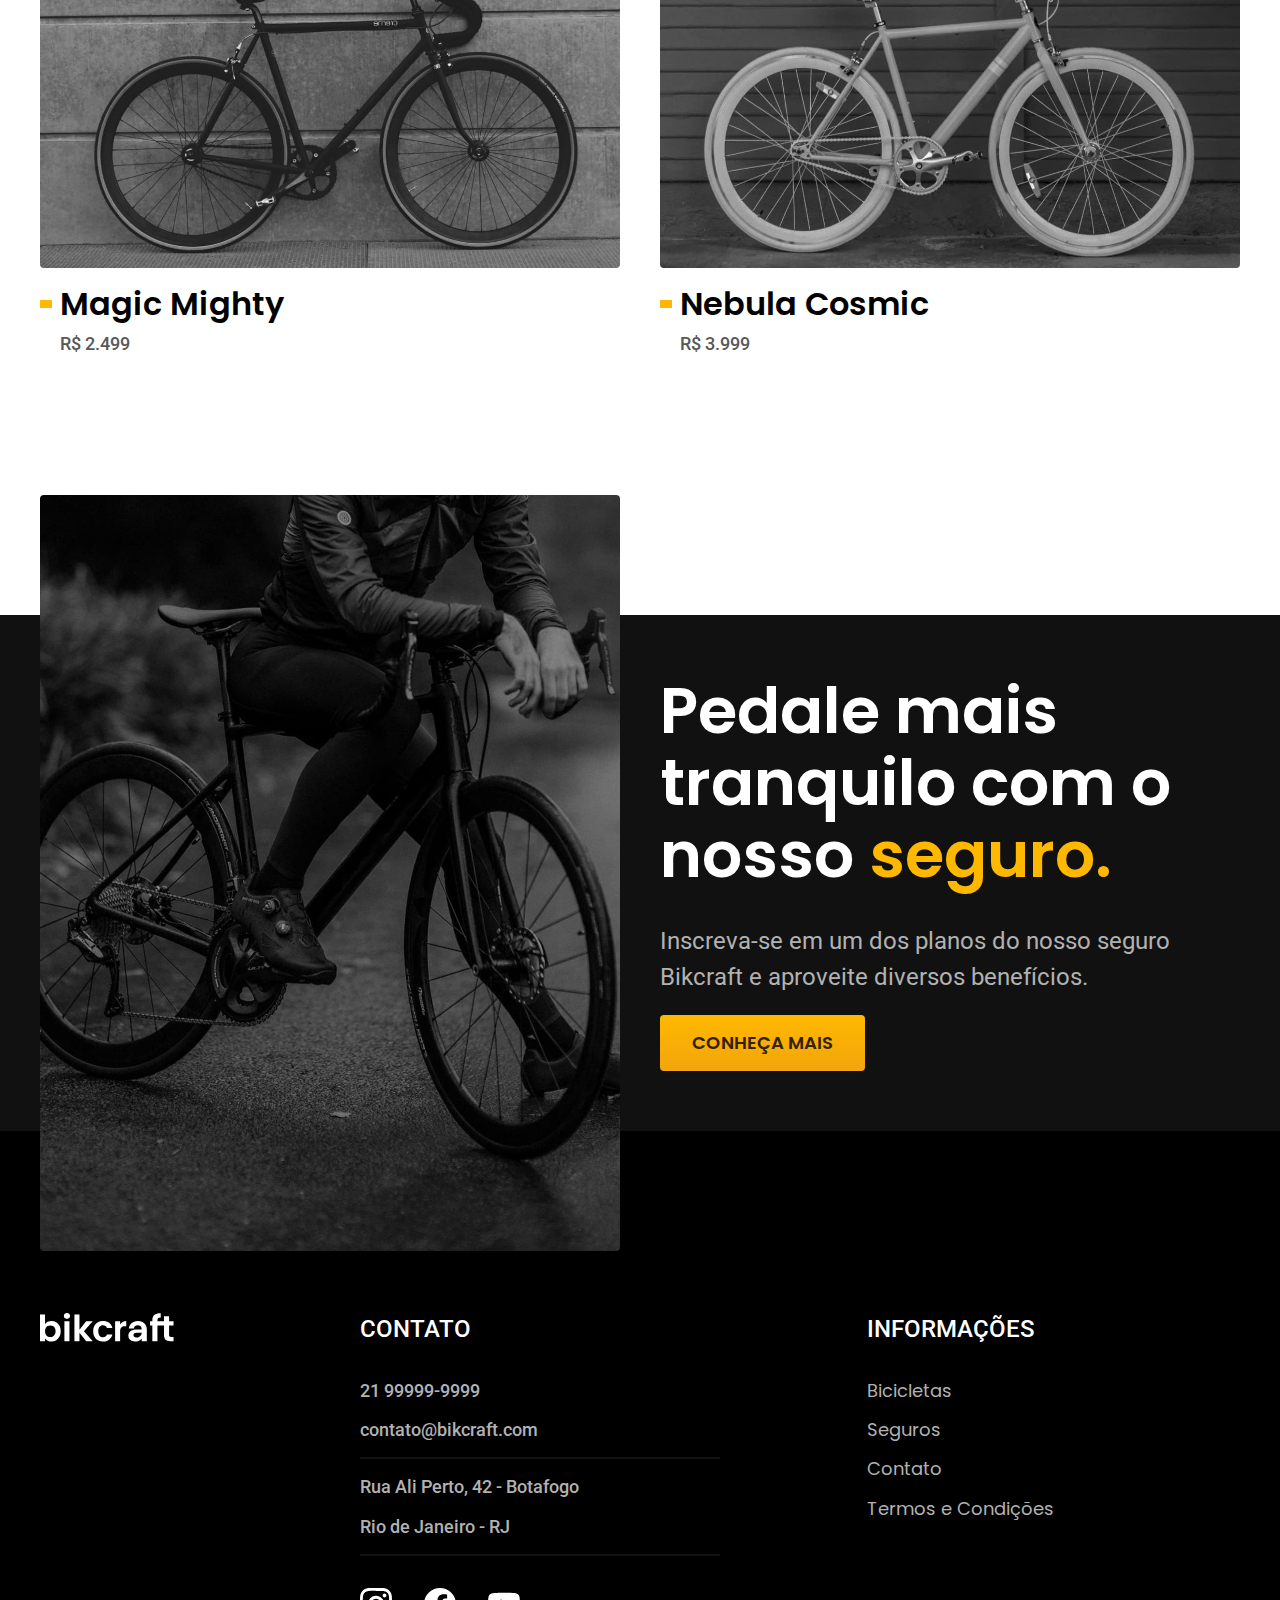
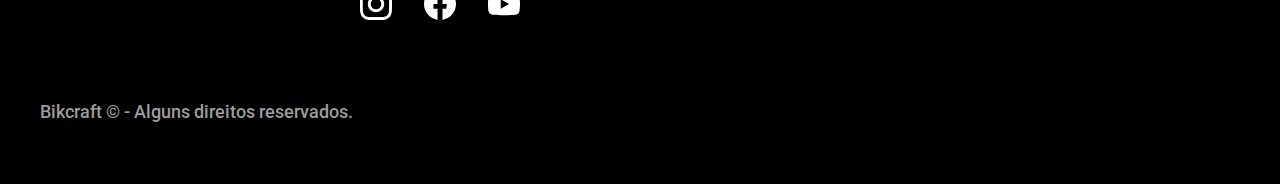
<file: bicicletas/nimbus.html>
<!DOCTYPE html>
<html lang="pt-br">
  <head>
    <meta charset="UTF-8" />
    <meta name="viewport" content="width=device-width, initial-scale=1.0" />
    <title>Nimbus | Bikcraft</title>
    <meta name="description" content="Nimbus" />
    <link rel="stylesheet" href="../css/style.css" />
    <link rel="preconnect" href="https://fonts.googleapis.com" />
    <link rel="preconnect" href="https://fonts.gstatic.com" crossorigin />
    <link
      href="https://fonts.googleapis.com/css2?family=Merriweather:ital,wght@1,700&family=Poppins:wght@400;600&family=Roboto:wght@100..900&display=swap"
      rel="stylesheet"
    />
  </head>
  <body id="bicicleta">
    <header class="header-bg">
      <div class="container header">
        <a href="./">
          <img src="../img/bikcraft.svg" alt="Bikcraft" />
        </a>
        <nav aria-label="primaria">
          <ul class="header-menu font-1-m support-0">
            <li><a href="../bicicletas.html">Bicicletas</a></li>
            <li><a href="../seguros.html">Seguros</a></li>
            <li><a href="../contato.html">Contato</a></li>
          </ul>
        </nav>
      </div>
    </header>

    <main class="titulo-bg">
      <div>
        <div class="titulo container">
          <p class="font-2-xl support-500">R$ 4999</p>
          <h1 class="font-1-xxl support-0">
            Nimbus Stark<span class="primary-color">.</span>
          </h1>
        </div>
      </div>
      <div class="bicicleta container">
        <div class="bicicleta-imagens">
          <img src="../img/bicicleta/nimbus1.jpg" alt="" />
          <img src="../img/bicicleta/nimbus2.jpg" alt="" />
          <img src="../img/bicicleta/nimbus3.jpg" alt="" />
        </div>
        <div class="bicicleta-conteudo">
          <p class="font-2-l support-500">
            A Nimbus Stark é a melhor Bikcraft já criada pela nossa equipe. Ela
            vem equipada com os melhores acessórios, o que garante maior
            velocidade.
          </p>
          <div class="bicicleta-comprar">
            <a class="btn" href="../orcamento.html">Comprar agora</a>
            <span class="font-1-xs support-600"
              ><img src="../img/icones/entrega.svg" alt="" /> Entrega em 5
              dias</span
            >
            <span class="font-1-xs support-600"
              ><img src="../img/icones/estoque.svg" alt="" /> 18 em
              estoque</span
            >
          </div>

          <h2 class="font-1-xs support-0">Informações</h2>
          <ul class="bicicleta-informacoes">
            <li>
              <img src="../img/icones/eletrica.svg" alt="" />
              <h3 class="font-1-m support-0">Motor Elétrico</h3>
              <p class="font-2-xs support-500">
                Permite você viajar distâncias inimaginaveis com a sua bike.
              </p>
            </li>

            <li>
              <img src="../img/icones/velocidade.svg" alt="" />
              <h3 class="font-1-m support-0">40 km/h</h3>
              <p class="font-2-xs support-500">
                A mais rápida bicicleta elétrica disponível hoje no mercado.
              </p>
            </li>

            <li>
              <img src="../img/icones/rastreador.svg" alt="" />
              <h3 class="font-1-m support-0">Rastreador</h3>
              <p class="font-2-xs support-500">
                Rastreador e sistema anti-furto para garantir o seu sossego.
              </p>
            </li>

            <li>
              <img src="../img/icones/carbono.svg" alt="" />
              <h3 class="font-1-m support-0">Fibra de Carbono</h3>
              <p class="font-2-xs support-500">
                Maior proteção possível para a sua Bikcraft com fibra de
                carbono.
              </p>
            </li>
          </ul>
          <h2 class="font-1-xs support-0">Ficha técnica</h2>
          <ul class="bicicleta-ficha font-2-s support-400">
            <li>Peso <span>9kg</span></li>
            <li>Altura <span>60 cm</span></li>
            <li>Largura <span>120 cm</span></li>
            <li>Profundidade <span>10 cm</span></li>
            <li>Marchas <span>16</span></li>
            <li>Aro <span>29</span></li>
          </ul>
        </div>
      </div>
    </main>

    <article class="bicicletas-lista container">
      <h2 class="font-1-xxl support-1100">
        escolha a sua<span class="primary-color">.</span>
      </h2>
      <ul>
        <li>
          <a href="../bicicletas/magic.html">
            <img src="../img/bicicletas/magic.jpg" alt="Bicicleta preta" />
            <h3 class="font-1-xl">Magic Mighty</h3>
            <span class="font-2-m support-800">R$ 2.499</span>
          </a>
        </li>

        <li>
          <a href="../bicicletas/nebula.html">
            <img src="../img/bicicletas/nebula.jpg" alt="Bicicleta preta" />
            <h3 class="font-1-xl">Nebula Cosmic</h3>
            <span class="font-2-m support-800">R$ 3.999</span>
          </a>
        </li>
      </ul>
    </article>

    <article class="seguro-bg">
      <div class="seguro container">
        <div class="seguro-imagem">
          <img
            src="../img/fotos/seguros.jpg"
            alt="Pessoa parada em cima de uma bicicleta"
          />
        </div>
        <div class="seguro-conteudo">
          <h2 class="font-1-xxl support-0">
            Pedale mais tranquilo com o nosso
            <span class="primary-color">seguro.</span>
          </h2>
          <p class="font-2-l support-500">
            Inscreva-se em um dos planos do nosso seguro Bikcraft e aproveite
            diversos benefícios.
          </p>
          <a class="btn" href="../seguros.html">Conheça mais</a>
        </div>
      </div>
    </article>

    <footer class="footer-bg">
      <div class="footer container">
        <img src="../img/bikcraft.svg" alt="Bikcraft" />
        <div class="footer-contato">
          <h3 class="font-2-l-b support-0">Contato</h3>
          <ul class="font-2-m support-500">
            <li><a href="tel:+55219999-9999">21 99999-9999</a></li>
            <li>
              <a href="mailto:contato@bikcraft.com">contato@bikcraft.com</a>
            </li>
            <li>Rua Ali Perto, 42 - Botafogo</li>
            <li>Rio de Janeiro - RJ</li>
          </ul>
          <div class="footer-redes">
            <a href="./"
              ><img src="../img/redes/instagram.svg" alt="Instagram"
            /></a>
            <a href="./"
              ><img src="../img/redes/facebook.svg" alt="Facebook"
            /></a>
            <a href="./"
              ><img src="../img/redes/youtube.svg" alt="Youtube"
            /></a>
          </div>
        </div>
        <div class="footer-informacoes">
          <h3 class="font-2-l-b support-0">Informações</h3>
          <nav>
            <ul class="font-1-m support-500">
              <li><a href="../bicicletas.html">Bicicletas</a></li>
              <li><a href="../seguros.html">Seguros</a></li>
              <li><a href="../contato.html">Contato</a></li>
              <li><a href="../termos.html">Termos e Condições</a></li>
            </ul>
          </nav>
        </div>
        <p class="footer-copy font-2-m support-600">
          Bikcraft © - Alguns direitos reservados.
        </p>
      </div>
    </footer>
  </body>
</html>
</file>
<file: css/style.css>
@import "./global/global.css";
@import "./utilidades/tipografia.css";
@import "./utilidades/cores.css";

@import "./global/header.css";
@import "./global/footer.css";

/* Utilidades */
@import "./utilidades/componentes.css";
@import "./utilidades/formulario.css";

/* Home */
@import "./home/introducao.css";
@import "./home/tecnologia.css";
@import "./home/parceiros.css";
@import "./home/depoimento.css";

/* Bicicletas */
@import "./bicicletas/bicicletas-lista.css";
@import "./bicicletas/bicicletas.css";

/* Bicicleta */
@import "./bicicleta/bicicleta.css";
@import "./bicicleta/seguro.css";

/* Seguros */
@import "./seguros/seguros.css";
@import "./seguros/vantagens.css";
@import "./seguros/perguntas.css";

/* Contato */
@import "./contato/contato.css";
@import "./contato/lojas.css";

/* Orçamento */
@import "./orcamento/orcamento.css";

/* Termos */
@import "./termos/termos.css";
</file>
